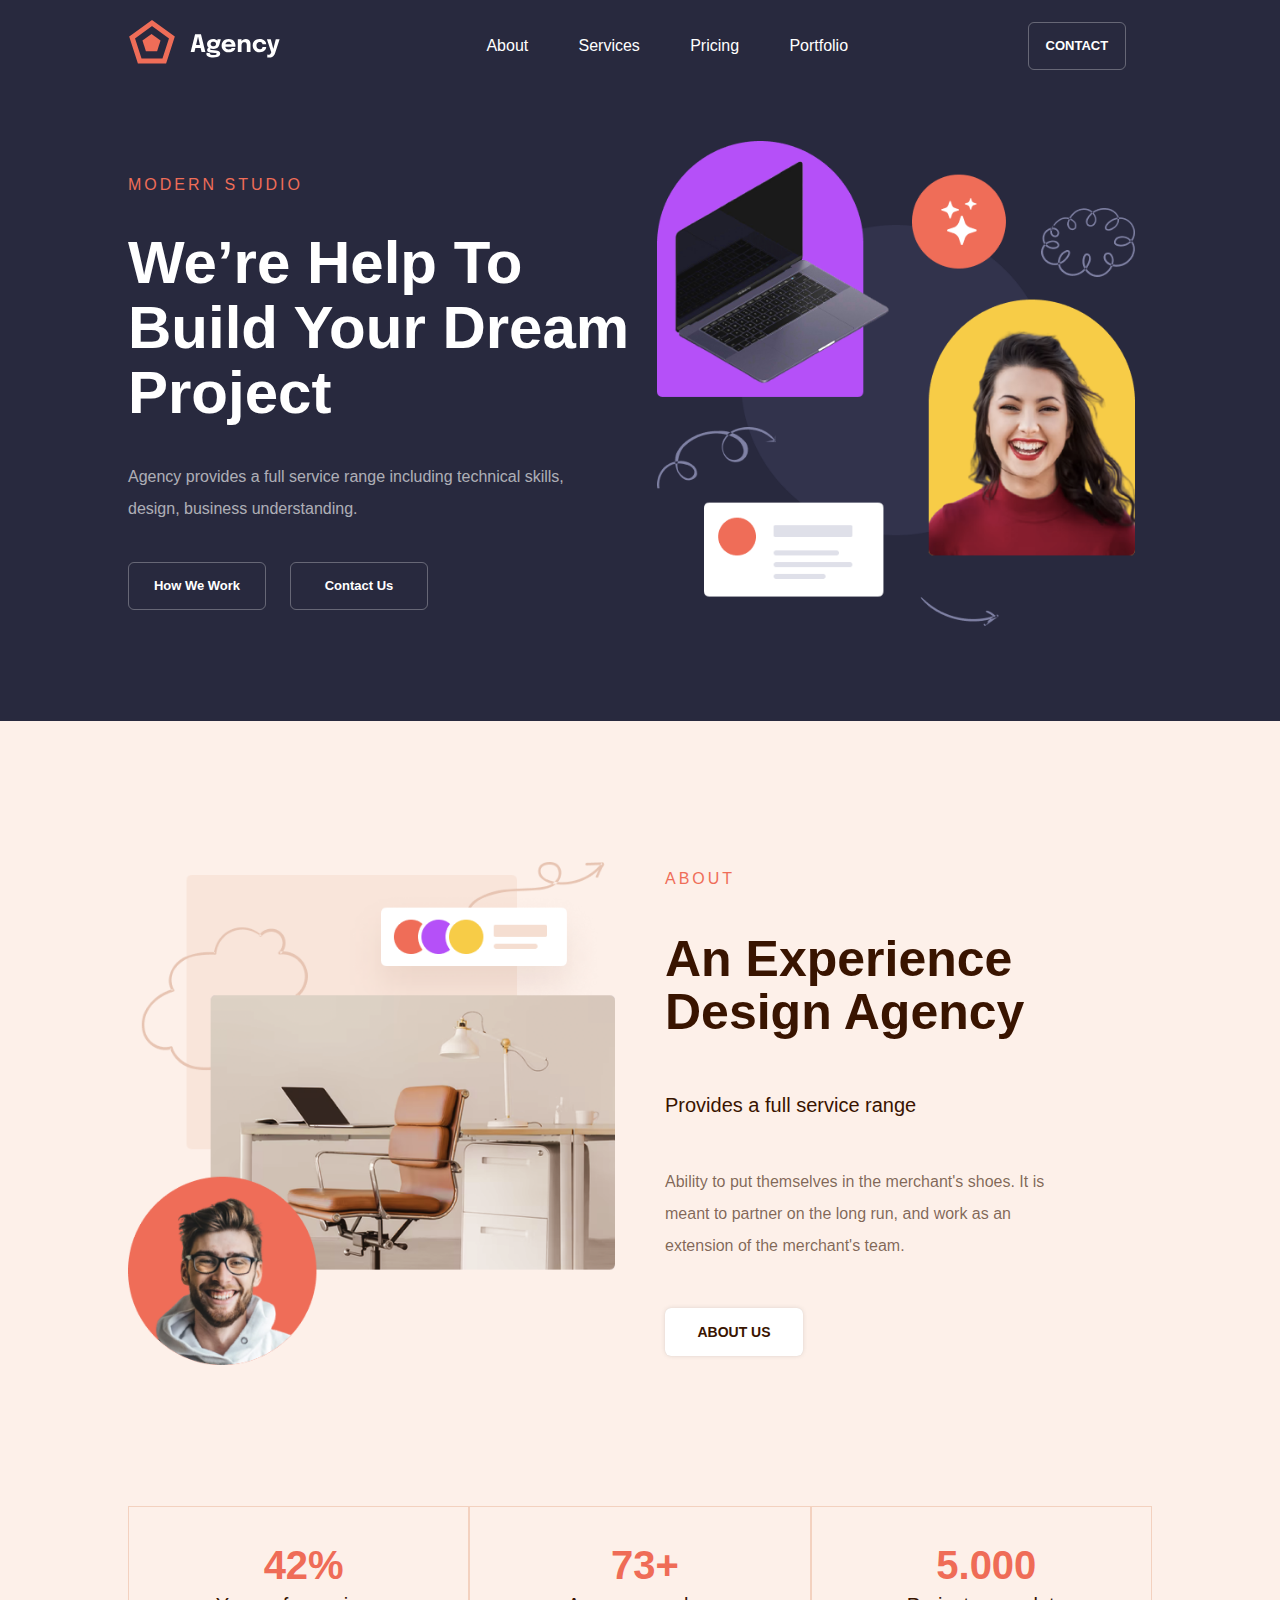
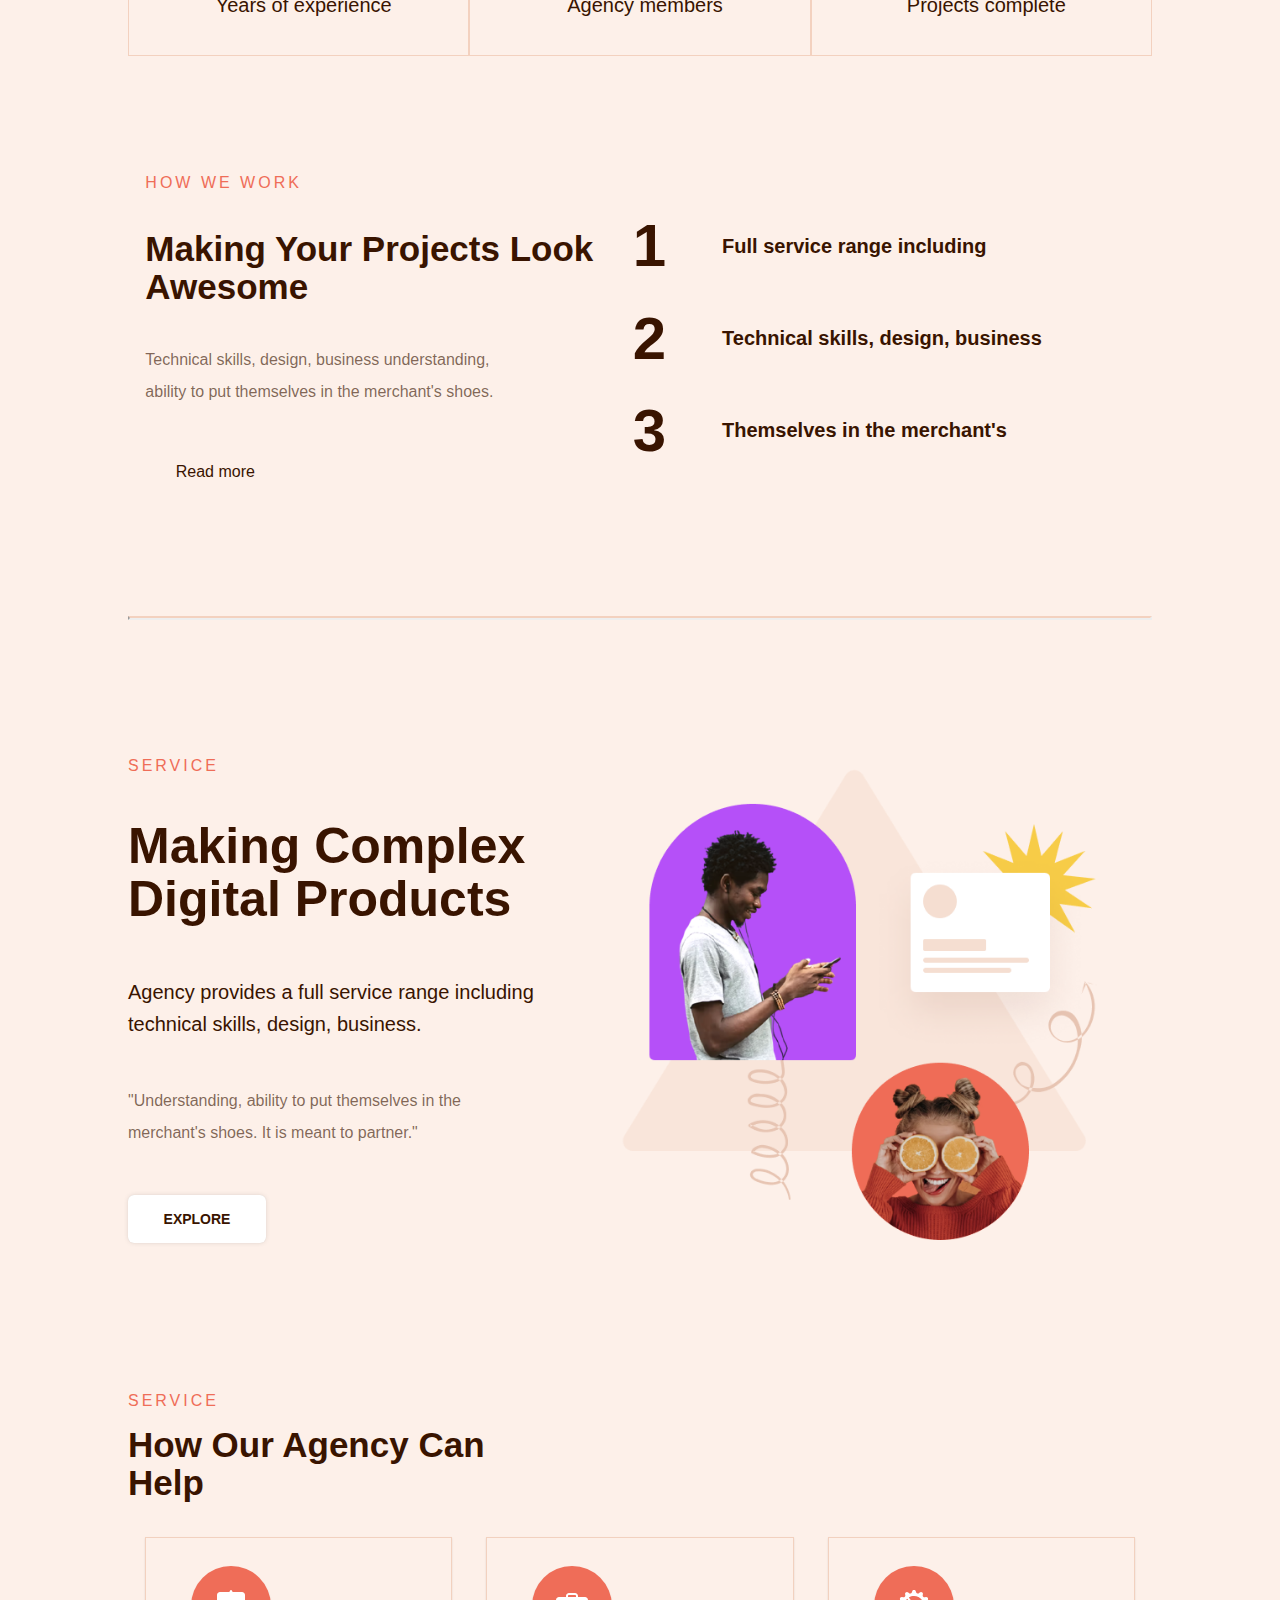
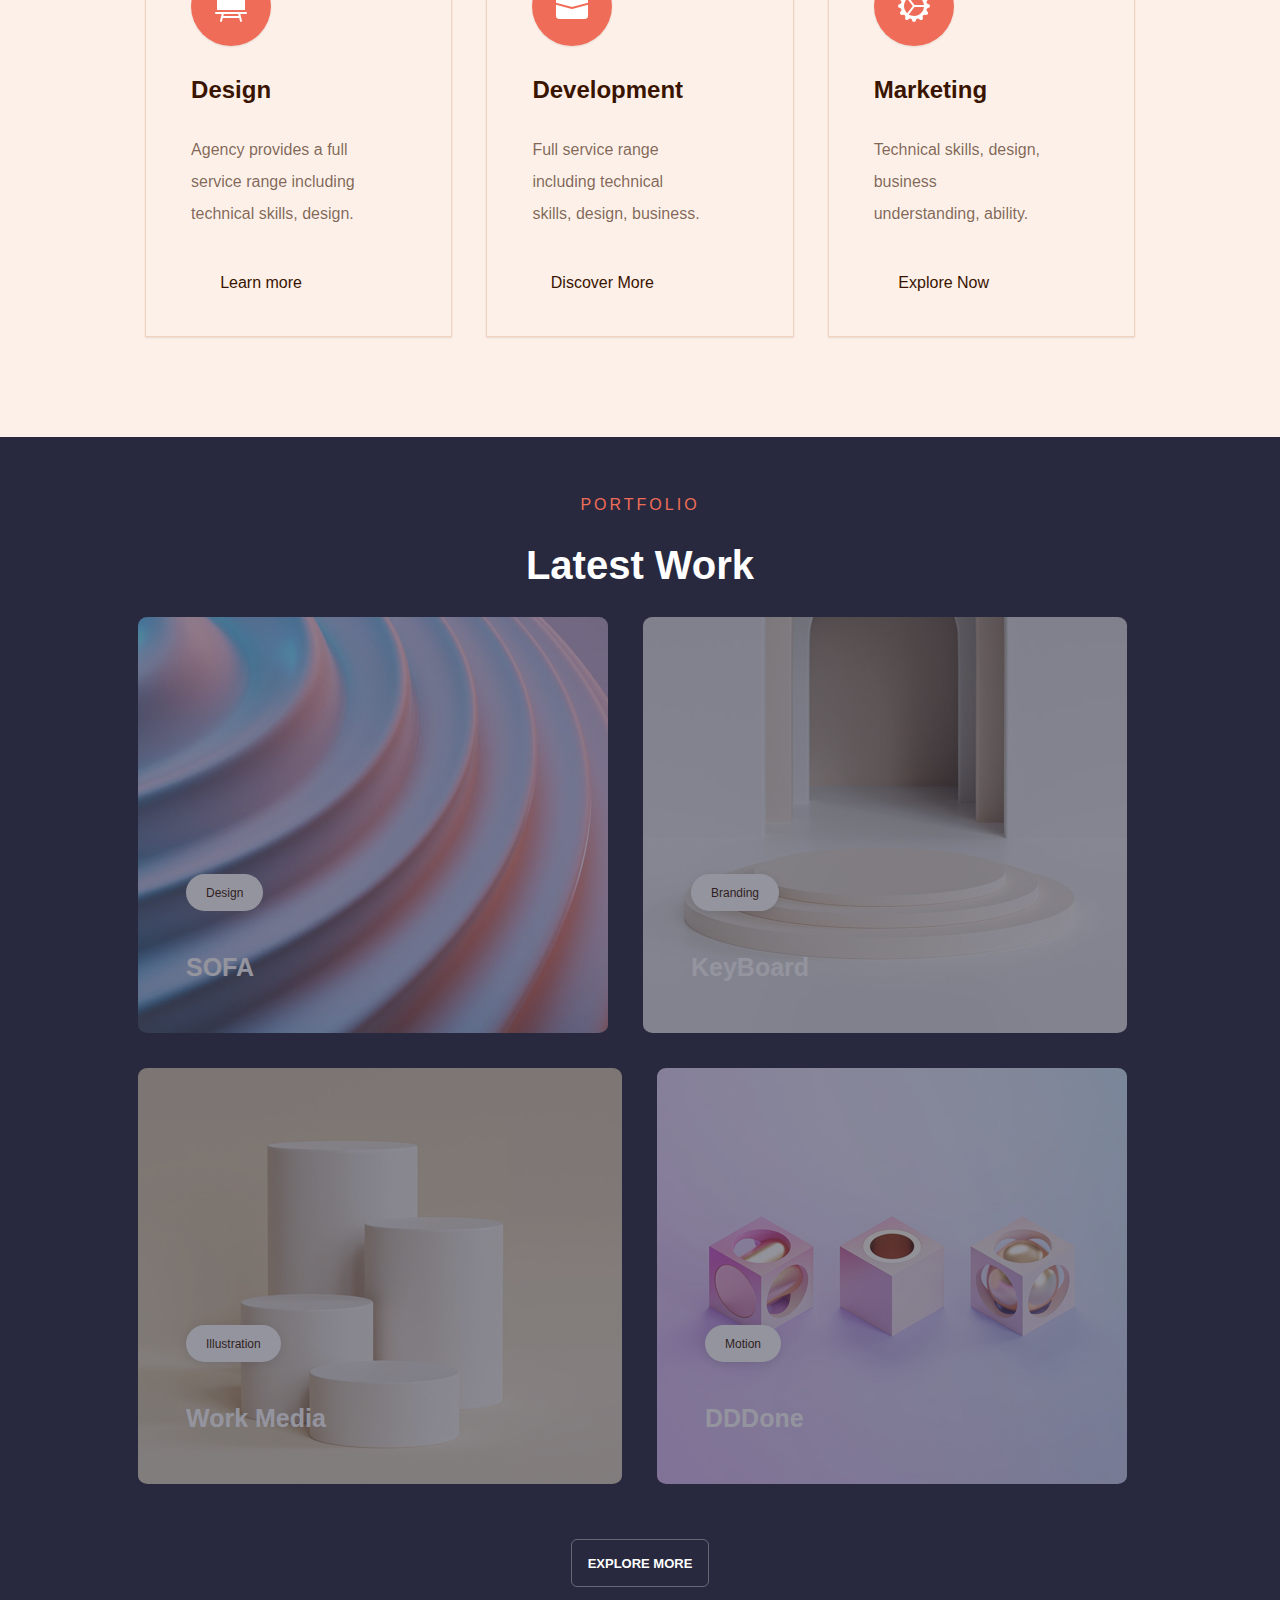
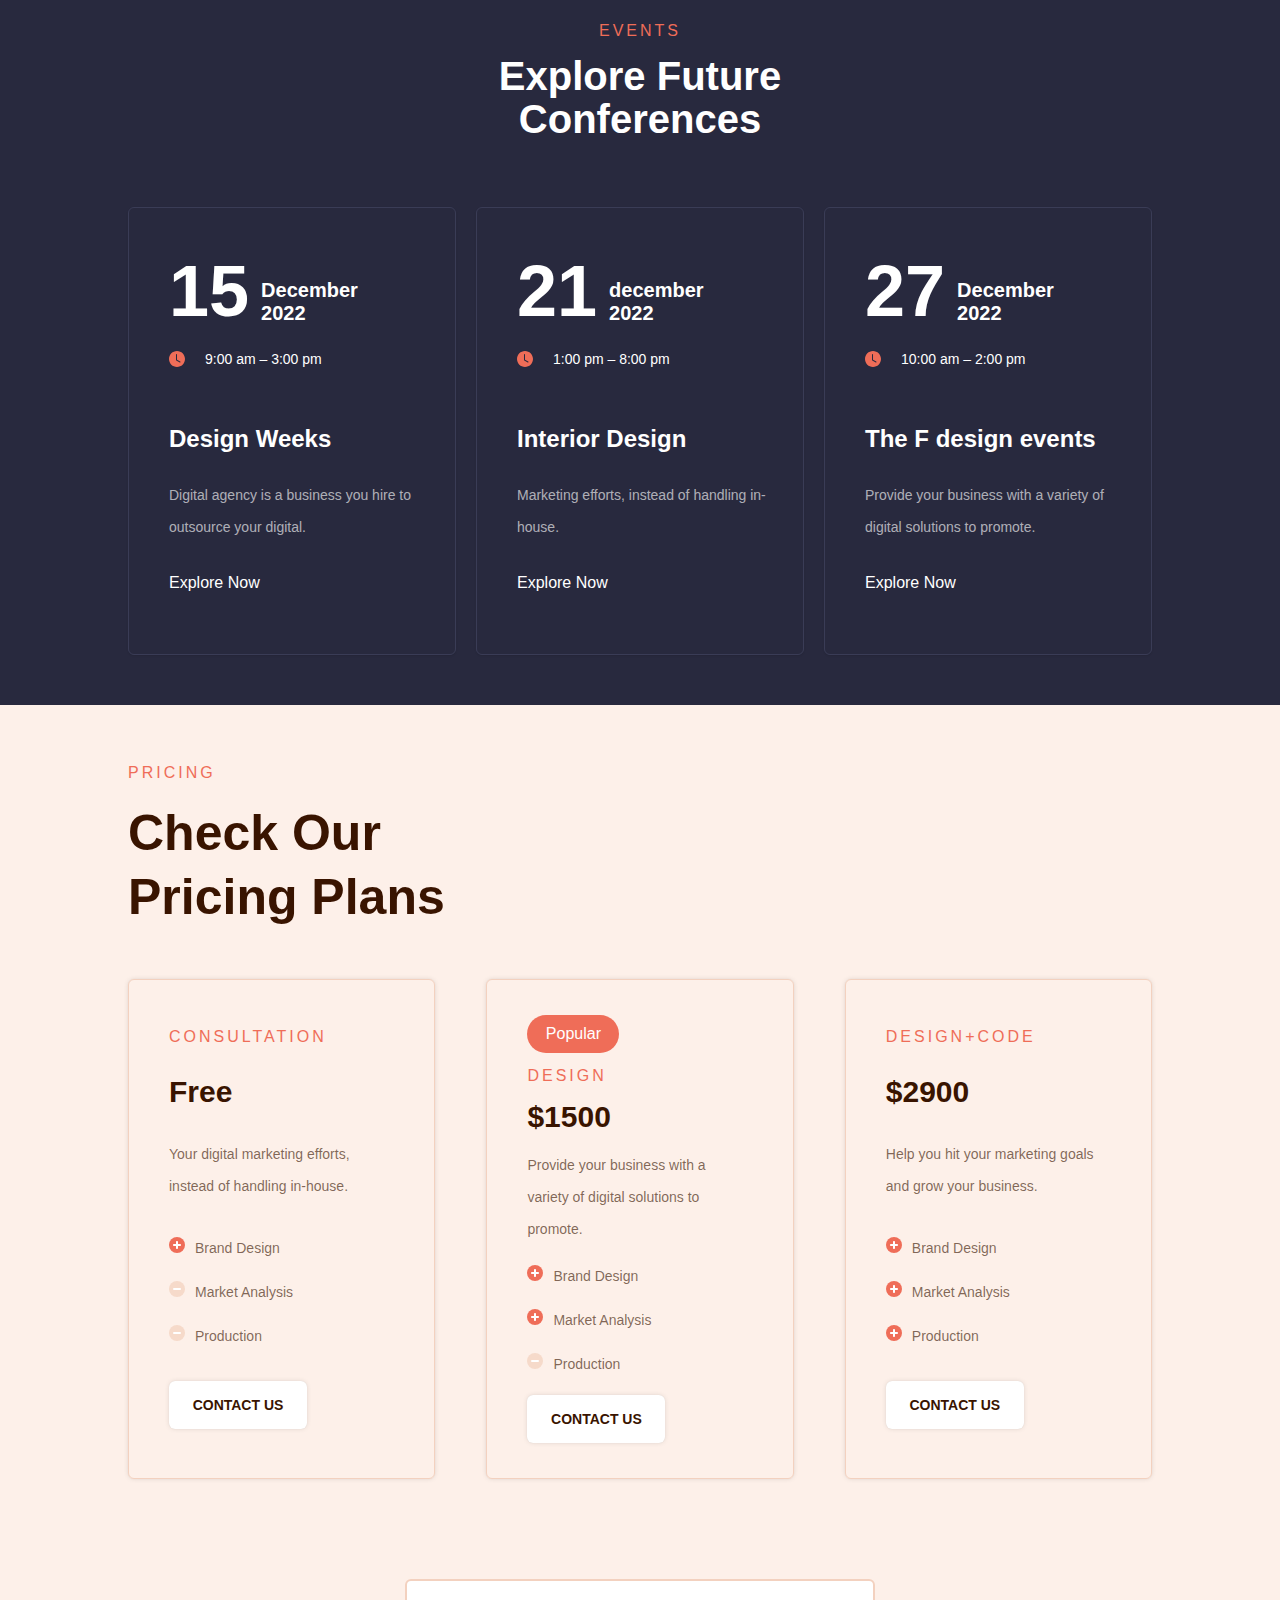
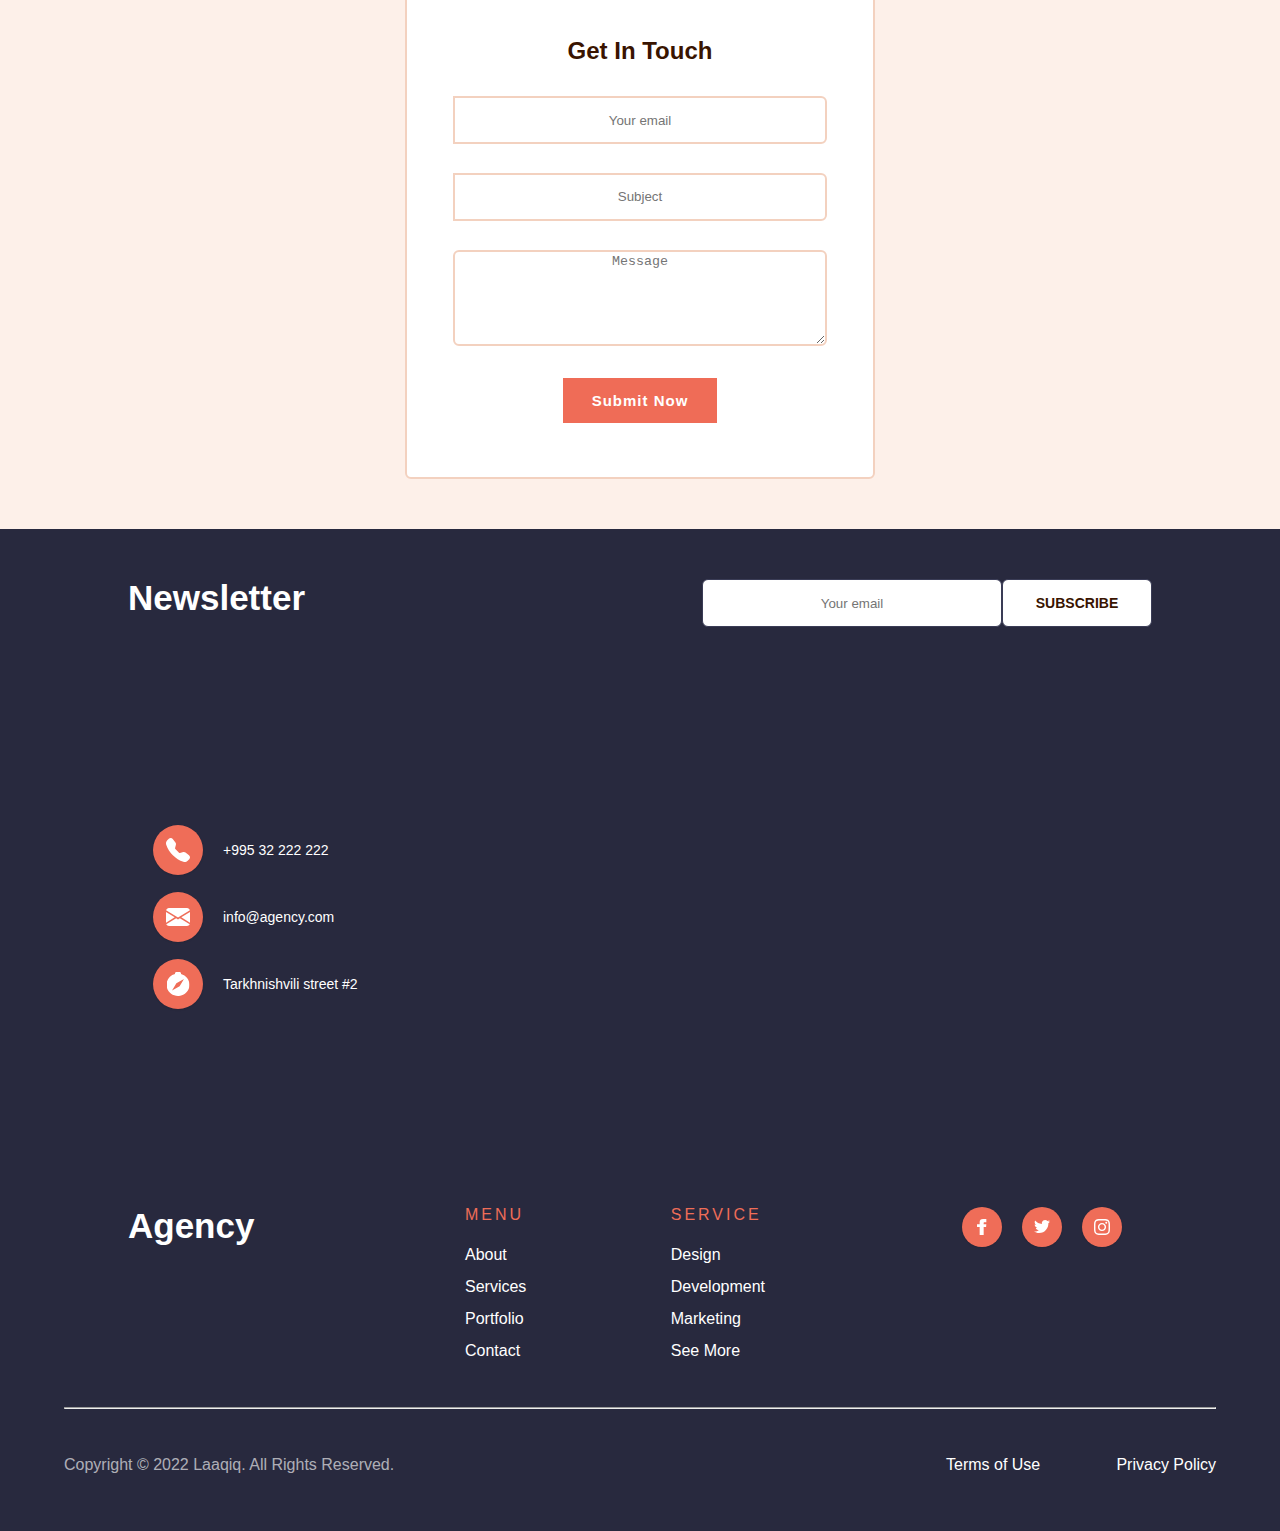
<file: index.html>
<!DOCTYPE html>
<html lang="en">
<head>
    <meta charset="UTF-8">
    <meta http-equiv="X-UA-Compatible" content="IE=edge">
    <meta name="viewport" content="width=device-width, initial-scale=1.0">

    <meta name="description" content="Design Agency Web Design">
    <meta name="keywords" content="Design, Website, Service, Web design, Digital">
    <meta name="author" content="Nino Chekurishvili">

    <meta property="og:title" content="Design Agency"/>
    <meta property="og:type" content="service"/>
    <meta property="og:url" content="https://ninochekurishvili.github.io/Portfolio/"/>
    <meta property="og:image" content="https://github.com/NinoChekurishvili/Portfolio/blob/main/images/4.jpg"/>
    <meta property="og:site_name" content="Design Agency Web Design"/>
    <meta property="og:description" content="Agency provides a full service range including technical skills, design, business understanding"/>

    <title>Design Agency Web Design</title>
    <link rel="shortcut icon" type="image/x-icon" href="images/icons8-a-100.png">
    <link rel="stylesheet" href="https://cdnjs.cloudflare.com/ajax/libs/font-awesome/6.2.0/css/all.min.css">

    <!-- aditional CSS files -->

    <link rel="stylesheet" href="styles/reset.css">
    <link rel="stylesheet" href="styles/style.css">
    <link rel="stylesheet" href="styles/responsive.css">
    <link rel="preconnect" href="https://fonts.googleapis.com">
    
</head>
<body>
    <div class="container" id="myHeader">
        <header class="container-header" >
            <a href="index.html" class="logo">
                <img src="images/logo.svg" alt="logo">
            </a>
            <nav class="navigation">
                <ul class="nav-ul" id="nav-ul">
                    <li class="nav-li">
                        <a href="about.html" >About</a>
                    </li>
                    <li class="nav-li">
                        <a href="service.html">Services</a> </li>
                    <li class="nav-li">
                        <a href="index.html">Pricing</a>
                    </li>
                    <li class="nav-li">
                        <a href="portfolio.html">Portfolio</a>
                    </li>
                </ul>
                <div class="buttom contactUs">
                    <a href="contact.html">
                        CONTACT
                    </a>      
                </div>
                
            </nav>
            <div class="burger" id="burger-bar">
                <i class="fa-solid fa-bars"></i>
            </div>
        </header>
    </div>

    <!-- home section -->
    <section class="homePage-section">
        <div class="home-container">
            <div class="right-container">
                <h5>Modern Studio</h5>
                <h1>We’re Help To Build Your Dream Project</h1>
                <p>Agency provides a full service range including technical skills, design, business understanding.</p>
                <div class="buttom-wraper">
                    <div class="buttom">
                        <a href="#about-work">How We Work</a>
                    </div>
                    <div class="buttom">
                        <a href="#letter-section">Contact Us</a>
                    </div>
                </div>
            </div>
        
            <div class="left-container">
                <!-- <img src="images/pic.png" alt=""> -->
            </div>
        </div>
    </section>

    <!-- about section -->
    <section class="section-about" id="section-about">
        <div class="about-wrapper">
            <div class="left-wrapper-image"></div>
            <div class="right-wrapper">
                <h5>ABOUT</h5>
                <h2>An Experience Design Agency</h2>
                <p class="box-title">Provides a full service range</p>
                <p class="box-text">Ability to put themselves in the merchant's shoes. It is meant to partner on the long run, and work as an extension of the merchant's team.</p>
                <div class="buttom-about">
                    <a href="about.html">ABOUT US</a>
                </div>
            </div>
        </div>
        <div class="statistic-box">
            <div class="statistic-box-child">
                <span>42%</span>
                <p>Years of experience</p>
            </div>
            <div class="statistic-box-child">
                <span>73+</span>
                <p>Agency members</p>
            </div>
            <div class="statistic-box-child">
                <span>5.000</span>
                <p>Projects complete</p>
            </div>

        </div>
        <div class="about-work" id="about-work">
            <div class="about-work-right">
                <h5>HOW WE WORK</h5>
                <h3>Making Your Projects Look Awesome</h3>
                <p class="box-text">Technical skills, design, business understanding, ability to put themselves in the merchant's shoes.</p>
                <div class="read-buttom">
                    <a href="about.html">Read more</a>
                </div>
            </div>
            <div class="about-work-left">
                <div class="about-work-child">
                    <span>1</span>
                    <p>Full service range including</p>
                </div>
                <div class="about-work-child">
                    <span>2</span>
                    <p>Technical skills, design, business</p>
                </div>
                <div class="about-work-child">
                    <span>3</span>
                    <p>Themselves in the merchant's</p>
                </div>
            </div>
            

        </div>
   </section>

   <!-- service section -->
   <section class="section-about" id="section-service">
        <hr class="line">
        <div class="service-wrapper">
            <div class="service-wrapper-left"></div>
            <div class="right-wrapper">
                <h5>SERVICE</h5>
                <h2>Making Complex Digital Products</h2>
                <p class="box-title">Agency provides a full service range including technical skills, design, business.</p>
                <p class="box-text">"Understanding, ability to put themselves in the merchant's shoes. It is meant to partner."</p>
                <div class="buttom-about">
                    <a href="service.html">EXPLORE</a>
                </div>
            </div>
            
        </div>

        <div class="service-table">
            <div class="service-table-top">
                <h5>SERVICE</h5>
                <h3>How Our Agency Can Help</h3>
            </div>

            <div class="service-table-below">
                <div class="table-sheet">
                    <div class="oval">
                        <img src="images/CombinedShape.svg" alt="design">
                    </div>
                    <h4 class="sheet-title">Design</h4>
                    <p class="box-text">Agency provides a full service range including technical skills, design.</p>
                    <div class="read-buttom">
                        <a href="service.html" target="_blank">Learn more</a>
                    </div>
                </div>
                
                <div class="table-sheet">
                    <div class="oval">
                        <img src="images/CombinedShape-dev.svg" alt="development">
                    </div>
                    <h4 class="sheet-title">Development</h4>
                    <p class="box-text">Full service range including technical skills, design, business.</p>
                    <div class="read-buttom">
                        <a href="service.html">Discover More</a>
                    </div>
                </div>
                <div class="table-sheet">
                    <div class="oval">
                        <img src="images/marketing.svg" alt="marketing">
                    </div>
                    <h4 class="sheet-title">Marketing</h4>
                    <p class="box-text">Technical skills, design, business understanding, ability.</p>
                    <div class="read-buttom">
                        <a href="service.html">Explore Now </a>
                    </div>
                </div>

            </div>
        </div>
   </section>

   <!-- portfolio section -->
   <section class="portfolio-section" id="portfolio-section">
    <div class="portfolio-title-wrapper">
        <h5>PORTFOLIO</h5>
        <h2 class="portfolo-title">Latest Work</h2>
    </div>

    <div class="image-wrapper-top">
        <div class="image-top first">
            <div class="tag">
                <a class="tag-text" href="firstProject.html">Design</a>
            </div>
            <p class="image-text">SOFA</p>
        </div>
        <div class="image-below second">
            <div class="tag">
                <a class="tag-text" href="firstProject.html">Branding</a>
            </div>
            <p class="image-text">KeyBoard</p>
        </div>
    </div>
    <div class="image-wrapper-below">
        <div class="image-below third">
            <div class="tag">
                <a class="tag-text" href="firstProject.html">Illustration</a>
            </div>
            <p class="image-text">Work Media</p>
        </div>
        <div class="image-top fourth">
            <div class="tag">
                <a class="tag-text" href="firstProject.html">Motion</a>
            </div>
            <p class="image-text">DDDone</p>
        </div>
    </div>
    <div class="buttom explore">
        <a href="portfolio.html">EXPLORE MORE</a>
    </div>

    <!-- explore future conferences -->
    <div class="portfolio-title-wrapper">
        <h5>EVENTS</h5>
        <h2 class="portfolo-title">Explore Future Conferences</h2>
    </div>

    <div class="conference-wrapper">
        <div class="conference-child">
            <div class="conference-top-box">
                <div class="date">
                    <span>15</span>
                    <p>December 2022</p>
                </div>
                <div class="clock">
                    <img src="images/clock.svg" alt="clock">
                    <p>9:00 am – 3:00 pm</p>
                </div>
            </div>
            <!-- <hr class="box-line"> -->
            <div class="conference-below-box">
                <h4>Design Weeks</h4>
                <p class="table-box-text">Digital agency is a business you hire to outsource your digital.</p>
                <div class="conference-buttom">
                    <a href="index.html">Explore Now</a>
                </div>
            </div>
           
        </div>

        <div class="conference-child middle">
            <div class="conference-top-box">
                <div class="date">
                    <span>21</span>
                    <p>december 2022</p>
                </div>
                <div class="clock">
                    <img src="images/clock.svg" alt="clock">
                    <p>1:00 pm – 8:00 pm</p>
                </div>
            </div>
            <!-- <hr class="box-line"> -->
            <div class="conference-below-box">
                <h4>Interior Design</h4>
                <p class="table-box-text">Marketing efforts, instead of handling in-house.</p>
                <div class="conference-buttom">
                    <a href="index.html">Explore Now</a>
                </div>
            </div>
           
        </div>

        <div class="conference-child">
            <div class="conference-top-box">
                <div class="date">
                    <span>27</span>
                    <p>December 2022</p>
                </div>
                <div class="clock">
                    <img src="images/clock.svg" alt="clock">
                    <p>10:00 am – 2:00 pm</p>
                </div>
            </div>
            <!-- <hr class="box-line"> -->
            <div class="conference-below-box">
                <h4>The F design events</h4>
                <p class="table-box-text">Provide your business with a variety of digital solutions to promote.</p>
                <div class="conference-buttom">
                    <a href="index.html">Explore Now</a>
                    
                </div>
            </div>
        </div>

    </div>



   </section>

   <!-- pricing section -->
   <section class="pricing-section" id="pricing-secion">
    <div class="prising-title-wrapper">
        <h5>PRICING</h5>
        <h2 class="prising-title">Check Our Pricing Plans</h2>
    </div>

    <div class="prising-wrapper">
        <div class="pricing-wrapper-child">
            <h5>CONSULTATION</h5>
            <h4>Free</h4>
            <p class="table-box-text coloring">Your digital marketing efforts, instead of handling in-house.</p>
            <div class="bullet-wrapper">
                <p class="bullet active">Brand Design</p>
                <p class="bullet">Market Analysis</p>
                <p class="bullet">Production</p>

            </div>
            <div class="buttom-about">
                <a href="contact.html">Contact Us</a>
            </div>
        </div>

        <div class="pricing-wrapper-child">
            <div class="popular">
                <p>Popular</p>
            </div>
            <h5>Design</h5>
            <h4>$1500</h4>
            <p class="table-box-text coloring">Provide your business with a variety of digital solutions to promote.</p>
            <div class="bullet-wrapper">
                <p class="bullet active">Brand Design</p>
                <p class="bullet active">Market Analysis</p>
                <p class="bullet">Production</p>

            </div>
            <div class="buttom-about">
                <a href="contact.html">Contact Us</a>
            </div>
        </div>

        <div class="pricing-wrapper-child">
            <h5>Design+Code</h5>
            <h4>$2900</h4>
            <p class="table-box-text coloring">Help you hit your marketing goals and grow your business.</p>
            <div class="bullet-wrapper">
                <p class="bullet active">Brand Design</p>
                <p class="bullet active">Market Analysis</p>
                <p class="bullet active">Production</p>

            </div>
            <div class="buttom-about">
                <a href="contact.html">Contact Us</a>
            </div>
        </div>

    </div>

   </section>

   <!-- valdationform -->

   <section class="contact-form">
    <div class="contact-box">
        <form id="contactWrapper" >
            <h3 class="cotactTitle">Get In Touch</h3>
            <div class="email-wrapper">
              <input type="email" name="email" id="email" placeholder="Your email"/>
              <span class="error-text" id="error_email"></span>
            </div>
            
            <div class="subject-wrapper">
              <input type="text" name="subject" id="subject" placeholder="Subject"/>
              <span class="error-text" id="error_subject"></span>
            </div>
            <div class="message-wrapper">
              <textarea rows="8" name="messagebox" id="messageBox" placeholder="Message" ></textarea>
              <span class="error-text" id="error_messageBox"></span>
            </div>
            <button class="submit-button" type="submit">Submit Now</button>
        </form>
    </div>
 
</section>

   <!-- newsletter section -->

   <section class="letter-section" id="letter-section">
        <div class="letter-wrapper">
            <h3>Newsletter</h3>
            <form name="form1" action="#">
                <div class="email-box">
                    <input id="emailAddress" type="text" multiple placeholder="Your email" name="text1"/>
                    <input id="subscribe-buttom" type="submit" value="subscribe" onclick="ValidateEmail(document.form1.text1)" />
                </div>
            </form>
        </div>

        <div class="contact-wraper">
            <div class="contact-container">
                <div class="contact-wraper-child">
                    <div class="contact-image">
                        <img src="images/Path.svg" alt="path">
                    </div>
                <!-- <span class="contact-type">phone:</span> -->
                    <a href="tel:+995 32 222 222">+995 32 222 222</a>
                </div>
                <div class="contact-wraper-child" >
                    <div class="contact-image">
                        <img src="images/mail.svg" alt="email">
                    </div>
                <!-- <span class="contact-type">EMail:</span> -->
                    <a href="mailto:mail@gmail.com?subject=The%20subject%20of%20the%20mail">info@agency.com</a>
                </div>
                <div class="contact-wraper-child">
                    <div class="contact-image">
                        <img src="images/Shape.svg" alt="shape">
                    </div>
                <!-- <span class="contact-type">Address:</span> -->
                    <a href="https://www.google.com/maps/place/%E1%83%95%E1%83%94%E1%83%A0%E1%83%94+%E1%83%91%E1%83%98%E1%83%96%E1%83%9C%E1%83%94%E1%83%A1+%E1%83%AA%E1%83%94%E1%83%9C%E1%83%A2%E1%83%A0%E1%83%98/@41.7070539,44.7816724,17z/data=!4m10!1m2!2m1!1z4YOY4YOVIOGDl-GDkOGDoOGDruGDnOGDmOGDqOGDleGDmOGDmuGDmOGDoSAy!3m6!1s0x40440de60197312b:0x2f614cfc61c12159!8m2!3d41.7072339!4d44.7838168!15sCi3hg5jhg5Ug4YOX4YOQ4YOg4YOu4YOc4YOY4YOo4YOV4YOY4YOa4YOY4YOhIDKSARBjb3Jwb3JhdGVfb2ZmaWNl4AEA!16s%2Fg%2F11h5w4gvf8" target="_blank">Tarkhnishvili street #2</a>
                </div>
            </div> 

            <iframe class="map" src="https://www.google.com/maps/embed?pb=!1m18!1m12!1m3!1d2978.623912195503!2d44.78167236530026!3d41.707053929236174!2m3!1f0!2f0!3f0!3m2!1i1024!2i768!4f13.1!3m3!1m2!1s0x40440de60197312b%3A0x2f614cfc61c12159!2z4YOV4YOU4YOg4YOUIOGDkeGDmOGDluGDnOGDlOGDoSDhg6rhg5Thg5zhg6Lhg6Dhg5g!5e0!3m2!1ska!2sge!4v1669748187550!5m2!1ska!2sge" width="600" height="450" style="border:0;" allowfullscreen="" loading="lazy" referrerpolicy="no-referrer-when-downgrade"></iframe> 
        </div> 

    </section>
   
    <!-- Footer section -->
    <footer class="footer-section">
        <div class="footer-wrapper">
            <h3 class="footer-title">Agency</h3>
            <div class="column-wrapper">
                <div class="footer-column">
                    <h5>menu</h5>
                    <ul>
                        <li>
                            <a href="about.html">About</a>
                        </li>
                        <li>
                            <a href="service.html">Services</a>
                        </li>
                        <li>
                            <a href="portfolio.html">Portfolio</a>
                        </li>
                        <li>
                            <a href="contact.html">Contact</a>
                        </li>
                    </ul>
                </div>
            
                <div class="footer-column">
                    <h5>Service</h5>
                    <ul>
                        <li>
                            <a href="index.html">Design</a>
                        </li>
                        <li>
                            <a href="index.html">Development</a>
                        </li>
                        <li>
                            <a href="index.html">Marketing</a>
                        </li>
                        <li>
                            <a href="index.html">See More</a>
                        </li>
                    </ul>
                </div>
            </div>
        
            <div class="icon-wrapper">
                <a class="icon" href="https://www.facebook.com/" target="_blank">
                    <img src="images/facebook.svg" alt="facebook">
                </a>
                <a class="icon" href="https://twitter.com/" target="_blank">
                    <img src="images/twitter.svg" alt="twitter">
                </a>
                <a class="icon" href="https://www.instagram.com/" target="_blank" >
                    <img src="images/instagram.svg" alt="instagram">
                </a>
            </div>
                
        </div>
    
        <hr>
        <div class="copyright-wrapper">
            <span>Copyright © 2022 Laaqiq. All Rights Reserved.</span>
            <div class="copyright-child">
                <span>Terms of Use</span>
                <span>Privacy Policy</span>
    
            </div>
        </div>  
    </footer>

    <script src="scriptValidation.js"></script> 
</body>
</html>
</file>
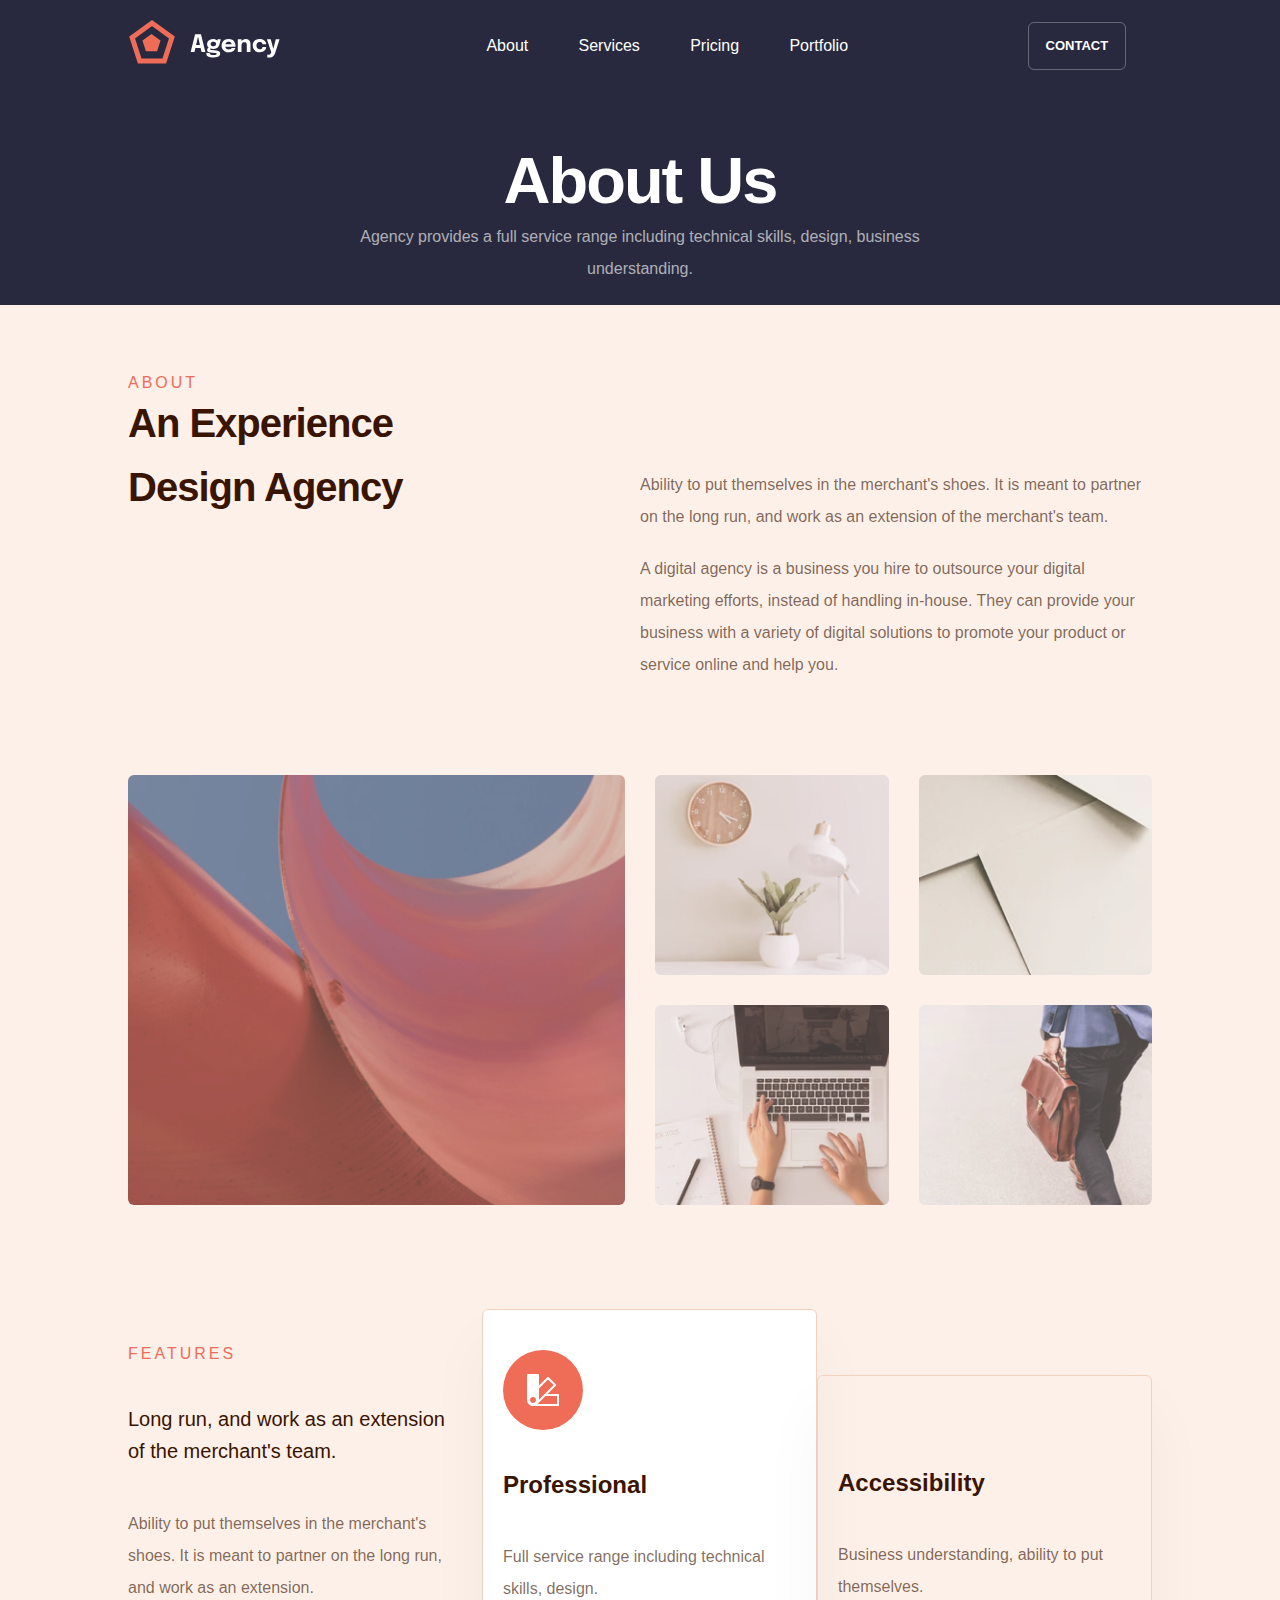
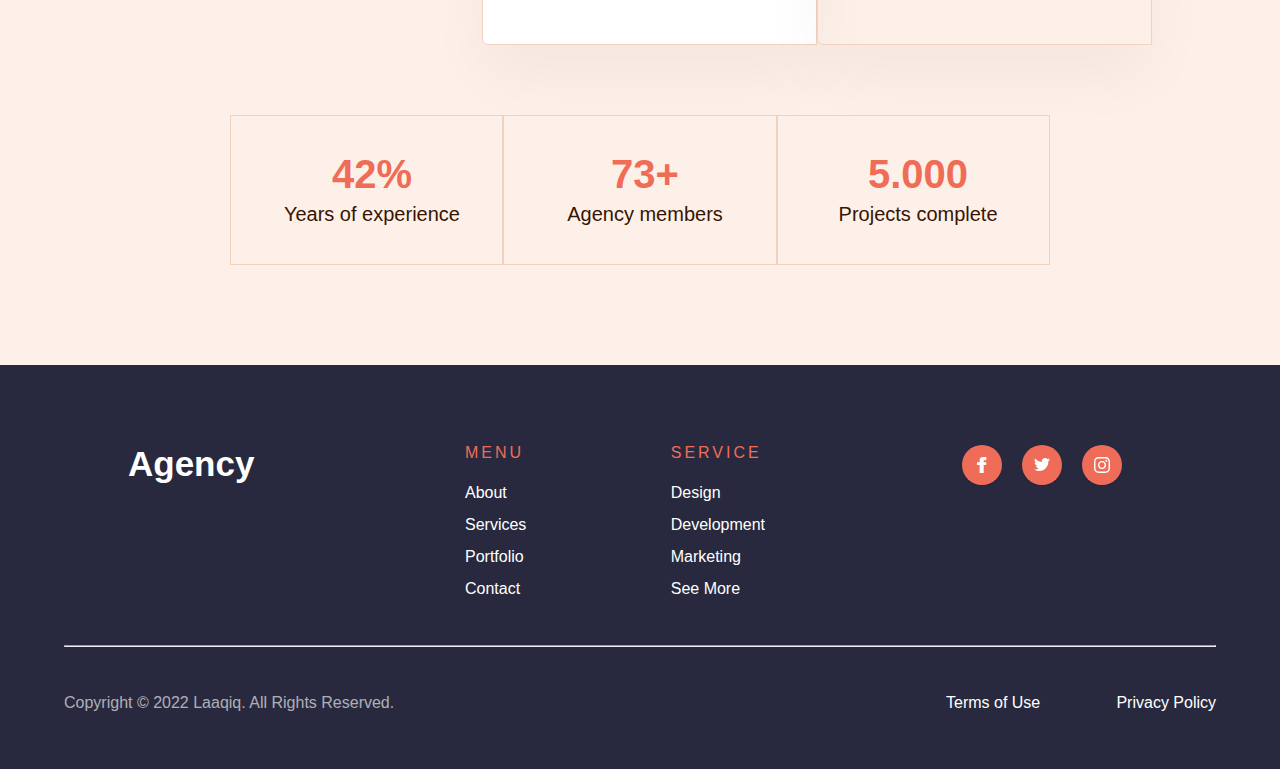
<file: about.html>
<!DOCTYPE html>
<html lang="en">
<head>
    <meta charset="UTF-8">
    <meta http-equiv="X-UA-Compatible" content="IE=edge">
    <meta name="viewport" content="width=device-width, initial-scale=1.0">

    <meta name="description" content="Design Agency Web Design">
    <meta name="keywords" content="Design, Website, Service, Web design, Digital">
    <meta name="author" content="Nino Chekurishvili">

    <meta property="og:title" content="Design Agency"/>
    <meta property="og:type" content="service"/>
    <meta property="og:url" content="https://ninochekurishvili.github.io/Portfolio/"/>
    <meta property="og:image" content="https://github.com/NinoChekurishvili/Portfolio/blob/main/images/4.jpg"/>
    <meta property="og:site_name" content="Design Agency Web Design"/>
    <meta property="og:description" content="Agency provides a full service range including technical skills, design, business understanding"/>

    <title>Design Agency Web Design</title>
    <link rel="shortcut icon" type="image/x-icon" href="images/icons8-a-100.png">
    <link rel="stylesheet" href="https://cdnjs.cloudflare.com/ajax/libs/font-awesome/6.2.0/css/all.min.css">
    <script src="https://ajax.googleapis.com/ajax/libs/jquery/2.1.1/jquery.min.js"></script>

    <!-- aditional CSS files -->

    <link rel="stylesheet" href="styles/reset.css">
    <link rel="stylesheet" href="styles/style.css">
    <link rel="stylesheet" href="styles/responsive.css">
    <link rel="preconnect" href="https://fonts.googleapis.com">
    
</head>
<body>
    <div class="container" id="myHeader">
        <header class="container-header">
            <a href="index.html" class="logo">
                <img src="images/logo.svg" alt="logo">
            </a>
            <nav class="navigation">
                <ul class="nav-ul" id="nav-ul">
                    <li class="nav-li">
                        <a href="about.html" >About</a>
                    </li>
                    <li class="nav-li">
                        <a href="service.html">Services</a> </li>
                    <li class="nav-li">
                        <a href="index.html">Pricing</a>
                    </li>
                    <li class="nav-li">
                        <a href="portfolio.html">Portfolio</a>
                    </li>
                </ul>
                <div class="buttom contactUs">
                    <a href="contact.html">
                        CONTACT
                    </a>      
                </div>
                
            </nav>
            <div class="burger" id="burger-bar">
                <i class="fa-solid fa-bars"></i>
            </div>
        </header>
    </div>
    <div class="header-wrapper">
        <h1>About Us</h1>
        <p>Agency provides a full service range including technical skills, design, business understanding.</p>
    </div>

    <!-- An Experience Design Agency section -->
    <section class="agency-container">
        <div class="agency-wrapper">
            <div class="agency-wrapper-left">
                <h5>About</h5>
                <h2>An Experience Design Agency</h2>
            </div>
            <div class="agency-wrapper-right">
                <p>Ability to put themselves in the merchant's shoes. It is meant to partner on the long run, and work as an extension of the merchant's team.</p>
                <p>A digital agency is a business you hire to outsource your digital marketing efforts, instead of handling in-house. They can provide your business with a variety of digital solutions to promote your product or service online and help you.</p>

            </div>
                
        </div>
    </section>
    <!-- image section -->
    <section class="photos-section">
        <div class="photos-wrapper">
            <div class="photos-wrapper-left">
            </div>
            <div class="photos-wrapper-right">
                <div class="photos-wrapper-top">
                    <div class="photo one"></div>
                    <div class="photo two"></div>
                </div>
                <div class="photos-wrapper-below">
                    <div class="photo three"></div>
                    <div class="photo four"></div>
                </div>
                
            </div>
        </div>
        
    </section>

    <section class="feature-container">
        <div class="feature-wrapper">
            <div class="feature-text-box">
                <h5>Features</h5>
                <h4>Long run, and work as an extension of the merchant's team.</h4>
                <p class="feature-text">Ability to put themselves in the merchant's shoes. It is meant to partner on the long run, and work as an extension.</p> 
            </div>
            <div class="feature-box">
                <div class="first-box">
                    <div class="circle">
                        <img src="images/Combined Shape.svg" alt="shape">
                    </div>
                    <h3 class="circle-title">Professional</h3>
                    <p class="feature-text">Full service range including technical skills, design.</p>
                </div>
                <div class="second-box">
                    <h3 class="circle-title">Accessibility</h3>
                    <p class="feature-text">Business understanding, ability to put themselves.</p>

                </div>
            </div>
            
        </div>
        <div class="stat-box">
            <div class="statistic-box">
                <div class="statistic-box-child">
                    <span>42%</span>
                    <p>Years of experience</p>
                </div>
                <div class="statistic-box-child">
                    <span>73+</span>
                    <p>Agency members</p>
                </div>
                <div class="statistic-box-child">
                    <span>5.000</span>
                    <p>Projects complete</p>
                </div>
        </div>

    </section>

    

    <footer class="footer-section">
        <div class="footer-wrapper">
            <h3 class="footer-title">Agency</h3>
            <div class="column-wrapper">
                <div class="footer-column">
                    <h5>menu</h5>
                    <ul>
                        <li>
                            <a href="about.html">About</a>
                        </li>
                        <li>
                            <a href="service.html">Services</a>
                        </li>
                        <li>
                            <a href="portfolio.html">Portfolio</a>
                        </li>
                        <li>
                            <a href="contact.html">Contact</a>
                        </li>
                    </ul>
                </div>
            
                <div class="footer-column">
                    <h5>Service</h5>
                    <ul>
                        <li>
                            <a href="index.html">Design</a>
                        </li>
                        <li>
                            <a href="index.html">Development</a>
                        </li>
                        <li>
                            <a href="index.html">Marketing</a>
                        </li>
                        <li>
                            <a href="index.html">See More</a>
                        </li>
                    </ul>
                </div>
            </div>
        
            <div class="icon-wrapper">
                <a class="icon" href="https://www.facebook.com/" target="_blank">
                    <img src="images/facebook.svg" alt="facebook">
                </a>
                <a class="icon" href="https://twitter.com/" target="_blank">
                    <img src="images/twitter.svg" alt="twitter">
                </a>
                <a class="icon" href="https://www.instagram.com/" target="_blank" >
                    <img src="images/instagram.svg" alt="instagram">
                </a>
            </div>
                
        </div>
    
        <hr>
        <div class="copyright-wrapper">
            <span>Copyright © 2022 Laaqiq. All Rights Reserved.</span>
            <div class="copyright-child">
                <span>Terms of Use</span>
                <span>Privacy Policy</span>
    
            </div>
        </div>  
    </footer>

    <script src="script.js"></script>
</body>
</html>
</file>
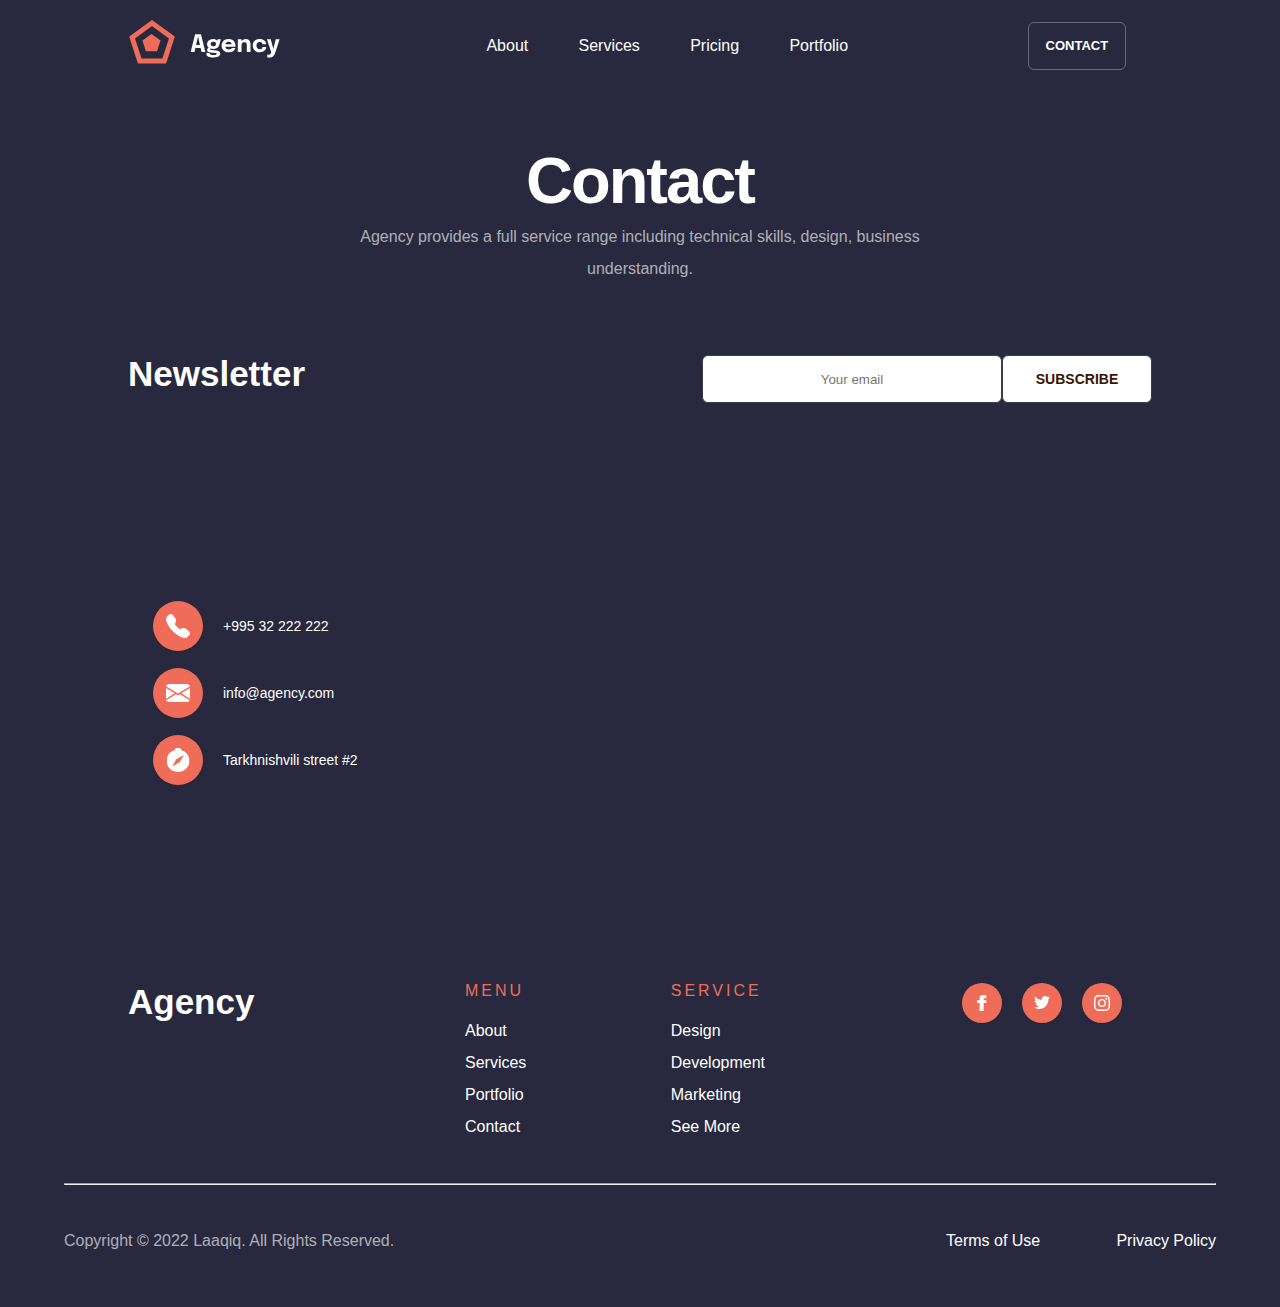
<file: contact.html>
<!DOCTYPE html>
<html lang="en">
<head>
    <meta charset="UTF-8">
    <meta http-equiv="X-UA-Compatible" content="IE=edge">
    <meta name="viewport" content="width=device-width, initial-scale=1.0">

    <meta name="description" content="Design Agency Web Design">
    <meta name="keywords" content="Design, Website, Service, Web design, Digital">
    <meta name="author" content="Nino Chekurishvili">

    <meta property="og:title" content="Design Agency"/>
    <meta property="og:type" content="service"/>
    <meta property="og:url" content="https://ninochekurishvili.github.io/Portfolio/"/>
    <meta property="og:image" content="https://github.com/NinoChekurishvili/Portfolio/blob/main/images/4.jpg"/>
    <meta property="og:site_name" content="Design Agency Web Design"/>
    <meta property="og:description" content="Agency provides a full service range including technical skills, design, business understanding"/>

    <title>Design Agency Web Design</title>
    <link rel="shortcut icon" type="image/x-icon" href="images/icons8-a-100.png">
    <link rel="stylesheet" href="https://cdnjs.cloudflare.com/ajax/libs/font-awesome/6.2.0/css/all.min.css">

    <!-- aditional CSS files -->

    <link rel="stylesheet" href="styles/reset.css">
    <link rel="stylesheet" href="styles/style.css">
    <link rel="stylesheet" href="styles/responsive.css">
    <link rel="preconnect" href="https://fonts.googleapis.com">
    
</head>
<body>
    <div class="container"  id="myHeader">
        <header class="container-header">
            <a href="index.html" class="logo">
                <img src="images/logo.svg" alt="logo">
            </a>
            <nav class="navigation">
                <ul class="nav-ul" id="nav-ul">
                    <li class="nav-li">
                        <a href="about.html" >About</a>
                    </li>
                    <li class="nav-li">
                        <a href="service.html">Services</a> </li>
                    <li class="nav-li">
                        <a href="index.html">Pricing</a>
                    </li>
                    <li class="nav-li">
                        <a href="portfolio.html">Portfolio</a>
                    </li>
                </ul>
                <div class="buttom contactUs">
                    <a href="contact.html">
                        CONTACT
                    </a>      
                </div>
                
            </nav>
            <div class="burger" id="burger-bar">
                <i class="fa-solid fa-bars"></i>
            </div>
        </header>
    </div>
    <div class="header-wrapper">
        <h1>Contact</h1>
        <p>Agency provides a full service range including technical skills, design, business understanding.</p>
    </div>

    <section class="letter-section" id="letter-section">
        <div class="letter-wrapper">
            <h3>Newsletter</h3>
            <div class="email-box">
                <input id="emailAddress" type="email" multiple placeholder="Your email"/>
                <input id="subscribe-buttom" type="submit" value="Subscribe"/>
            </div>
        </div>

        <div class="contact-wraper">
            <div class="contact-container">
                <div class="contact-wraper-child">
                    <div class="contact-image">
                        <img src="images/Path.svg" alt="path">
                    </div>
                <!-- <span class="contact-type">phone:</span> -->
                    <a href="tel:+995 32 222 222">+995 32 222 222</a>
                </div>
                <div class="contact-wraper-child" >
                    <div class="contact-image">
                        <img src="images/mail.svg" alt="email">
                    </div>
                <!-- <span class="contact-type">EMail:</span> -->
                    <a href="mailto:mail@gmail.com?subject=The%20subject%20of%20the%20mail">info@agency.com</a>
                </div>
                <div class="contact-wraper-child">
                    <div class="contact-image">
                        <img src="images/Shape.svg" alt="shape">
                    </div>
                <!-- <span class="contact-type">Address:</span> -->
                    <a href="https://www.google.com/maps/place/%E1%83%95%E1%83%94%E1%83%A0%E1%83%94+%E1%83%91%E1%83%98%E1%83%96%E1%83%9C%E1%83%94%E1%83%A1+%E1%83%AA%E1%83%94%E1%83%9C%E1%83%A2%E1%83%A0%E1%83%98/@41.7070539,44.7816724,17z/data=!4m10!1m2!2m1!1z4YOY4YOVIOGDl-GDkOGDoOGDruGDnOGDmOGDqOGDleGDmOGDmuGDmOGDoSAy!3m6!1s0x40440de60197312b:0x2f614cfc61c12159!8m2!3d41.7072339!4d44.7838168!15sCi3hg5jhg5Ug4YOX4YOQ4YOg4YOu4YOc4YOY4YOo4YOV4YOY4YOa4YOY4YOhIDKSARBjb3Jwb3JhdGVfb2ZmaWNl4AEA!16s%2Fg%2F11h5w4gvf8" target="_blank">Tarkhnishvili street #2</a>
                </div>
            </div> 

            <iframe class="map" src="https://www.google.com/maps/embed?pb=!1m18!1m12!1m3!1d2978.623912195503!2d44.78167236530026!3d41.707053929236174!2m3!1f0!2f0!3f0!3m2!1i1024!2i768!4f13.1!3m3!1m2!1s0x40440de60197312b%3A0x2f614cfc61c12159!2z4YOV4YOU4YOg4YOUIOGDkeGDmOGDluGDnOGDlOGDoSDhg6rhg5Thg5zhg6Lhg6Dhg5g!5e0!3m2!1ska!2sge!4v1669748187550!5m2!1ska!2sge" width="600" height="450" style="border:0;" allowfullscreen="" loading="lazy" referrerpolicy="no-referrer-when-downgrade"></iframe> 
        </div>    
    </section>
    <!-- Footer section -->
    <footer class="footer-section">
        <div class="footer-wrapper">
            <h3 class="footer-title">Agency</h3>
            <div class="column-wrapper">
                <div class="footer-column">
                    <h5>menu</h5>
                    <ul>
                        <li>
                            <a href="about.html">About</a>
                        </li>
                        <li>
                            <a href="service.html">Services</a>
                        </li>
                        <li>
                            <a href="portfolio.html">Portfolio</a>
                        </li>
                        <li>
                            <a href="contact.html">Contact</a>
                        </li>
                    </ul>
                </div>
            
                <div class="footer-column">
                    <h5>Service</h5>
                    <ul>
                        <li>
                            <a href="index.html">Design</a>
                        </li>
                        <li>
                            <a href="index.html">Development</a>
                        </li>
                        <li>
                            <a href="index.html">Marketing</a>
                        </li>
                        <li>
                            <a href="index.html">See More</a>
                        </li>
                    </ul>
                </div>
            </div>
        
            <div class="icon-wrapper">
                <a class="icon" href="https://www.facebook.com/" target="_blank">
                    <img src="images/facebook.svg" alt="facebook">
                </a>
                <a class="icon" href="https://twitter.com/" target="_blank">
                    <img src="images/twitter.svg" alt="twitter">
                </a>
                <a class="icon" href="https://www.instagram.com/" target="_blank" >
                    <img src="images/instagram.svg" alt="instagram">
                </a>
            </div>
                
        </div>
    
        <hr>
        <div class="copyright-wrapper">
            <span>Copyright © 2022 Laaqiq. All Rights Reserved.</span>
            <div class="copyright-child">
                <span>Terms of Use</span>
                <span>Privacy Policy</span>
    
            </div>
        </div>  
    </footer>

    <script src="script.js"></script> 
</body>
</html>
</file>
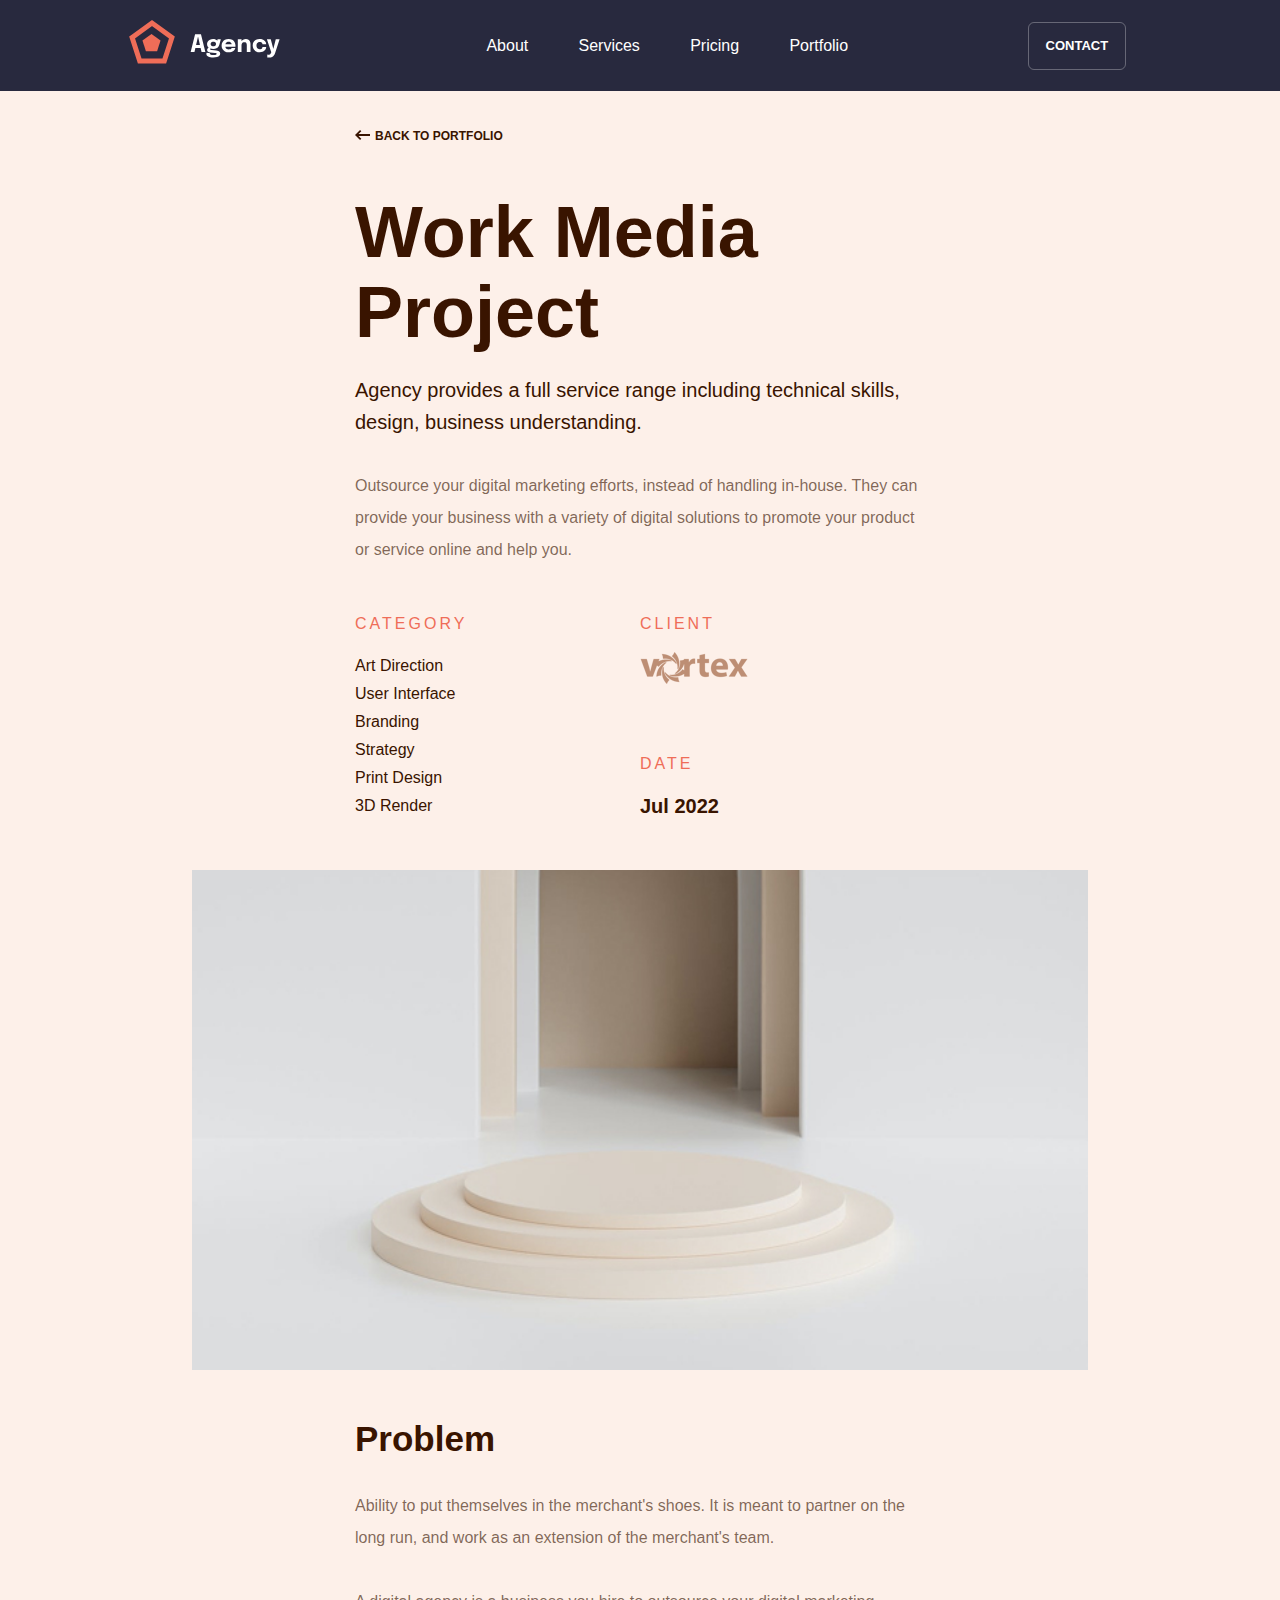
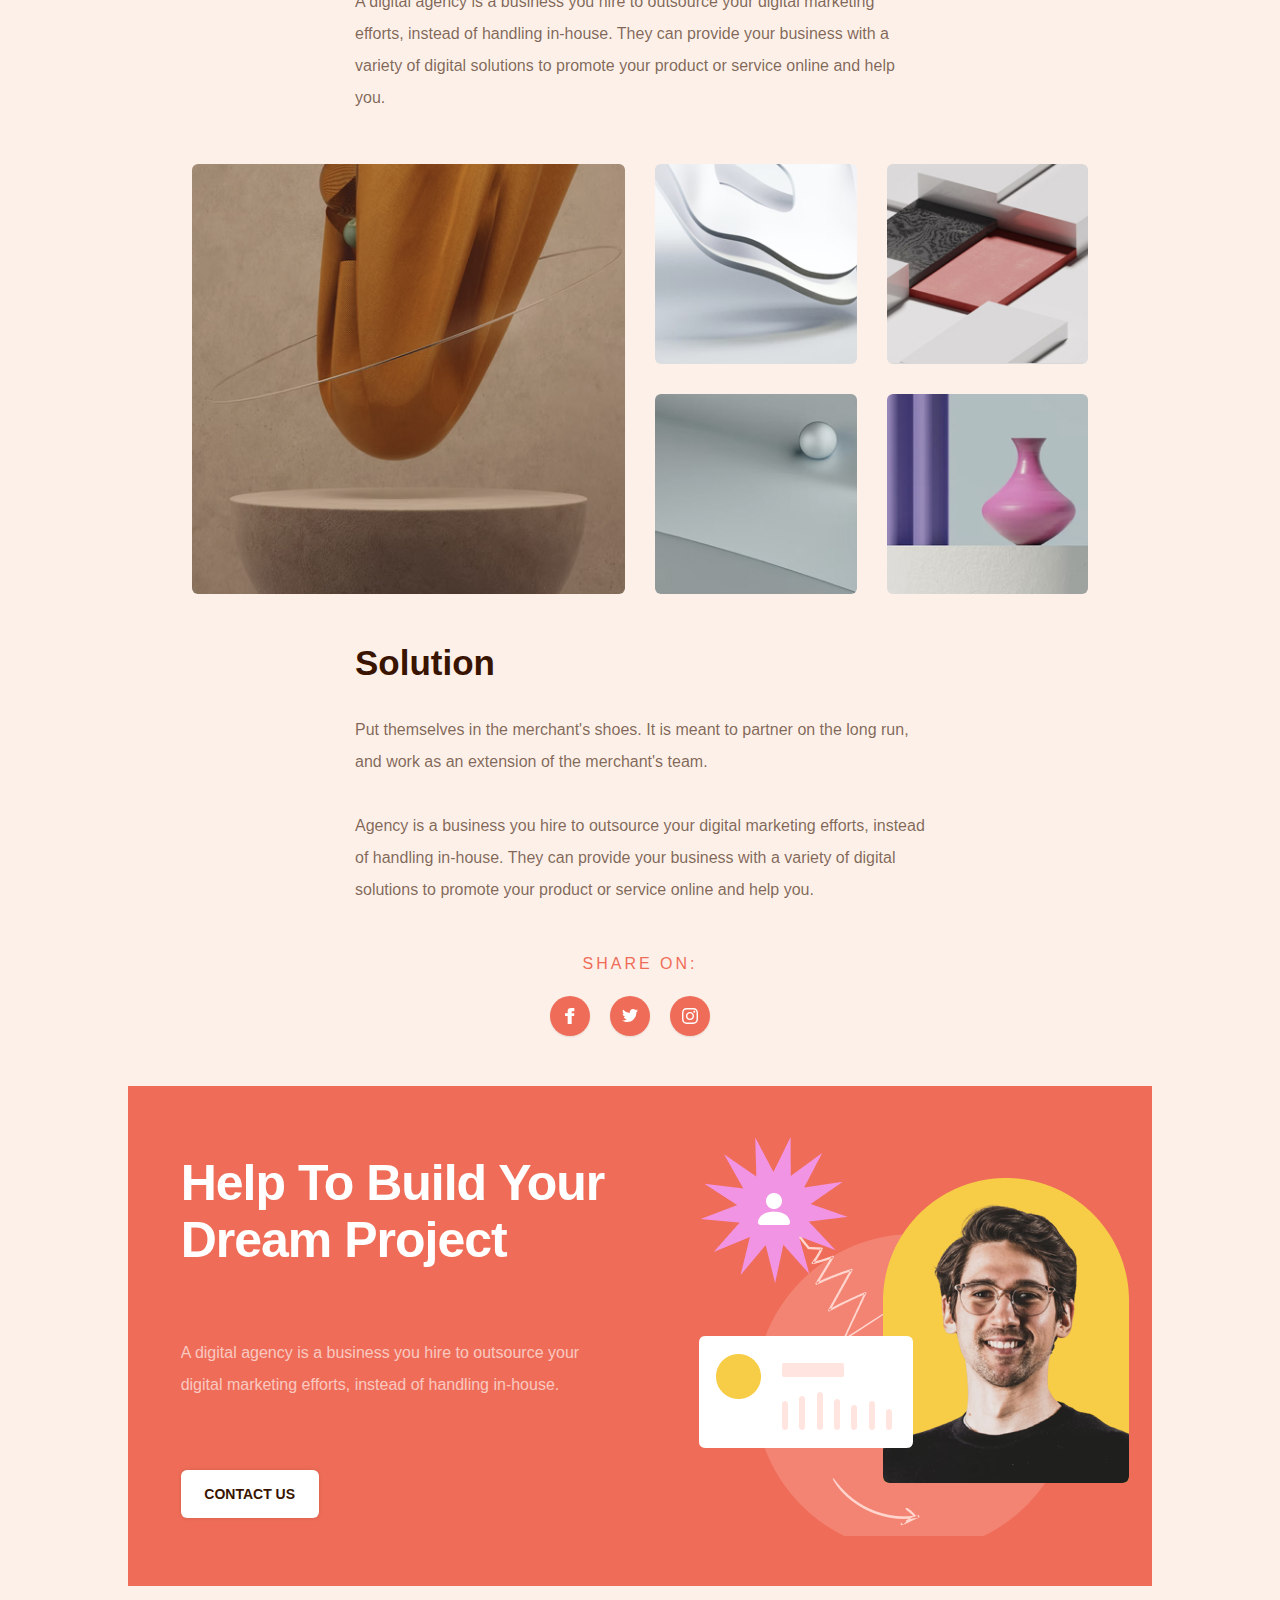
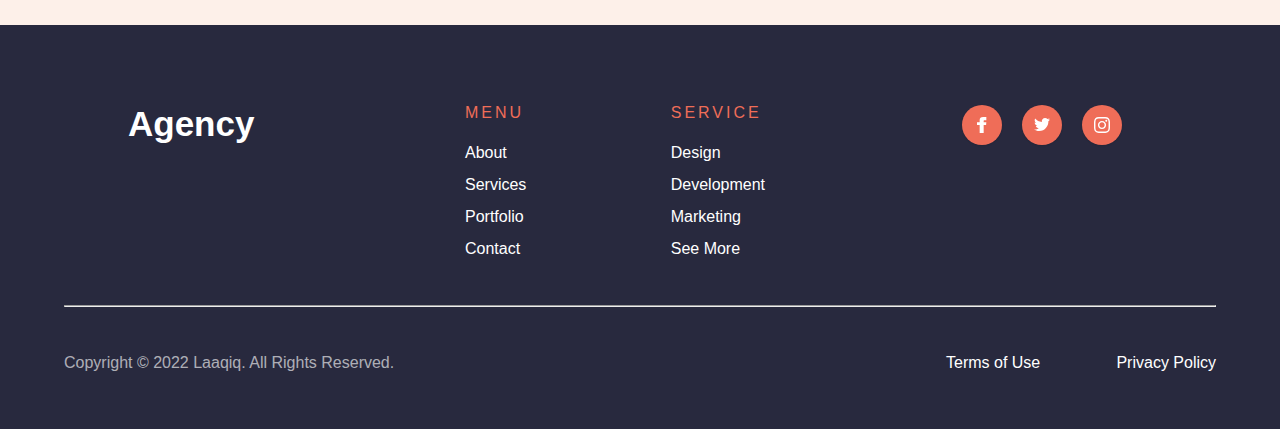
<file: firstProject.html>
<!DOCTYPE html>
<html lang="en">
<head>
    <meta charset="UTF-8">
    <meta http-equiv="X-UA-Compatible" content="IE=edge">
    <meta name="viewport" content="width=device-width, initial-scale=1.0">

    <meta name="description" content="Design Agency Web Design">
    <meta name="keywords" content="Design, Website, Service, Web design, Digital">
    <meta name="author" content="Nino Chekurishvili">

    <meta property="og:title" content="Design Agency"/>
    <meta property="og:type" content="service"/>
    <meta property="og:url" content="https://ninochekurishvili.github.io/Portfolio/"/>
    <meta property="og:image" content="https://github.com/NinoChekurishvili/Portfolio/blob/main/images/4.jpg"/>
    <meta property="og:site_name" content="Design Agency Web Design"/>
    <meta property="og:description" content="Agency provides a full service range including technical skills, design, business understanding"/>

    <title>Design Agency Web Design</title>
    <link rel="shortcut icon" type="image/x-icon" href="images/icons8-a-100.png">
    <link rel="stylesheet" href="https://cdnjs.cloudflare.com/ajax/libs/font-awesome/6.2.0/css/all.min.css">

    <!-- aditional CSS files -->

    <link rel="stylesheet" href="styles/reset.css">
    <link rel="stylesheet" href="styles/style.css">
    <link rel="stylesheet" href="styles/responsive.css">
    <link rel="preconnect" href="https://fonts.googleapis.com">
    
</head>
<body>
    <div class="container" id="myHeader">
        <header class="container-header">
            <a href="index.html" class="logo">
                <img src="images/logo.svg" alt="logo">
            </a>
            <nav class="navigation">
                <ul class="nav-ul" id="nav-ul">
                    <li class="nav-li">
                        <a href="about.html" >About</a>
                    </li>
                    <li class="nav-li">
                        <a href="service.html">Services</a> </li>
                    <li class="nav-li">
                        <a href="index.html">Pricing</a>
                    </li>
                    <li class="nav-li">
                        <a href="portfolio.html">Portfolio</a>
                    </li>
                </ul>
                <div class="buttom contactUs">
                    <a href="contact.html">
                        CONTACT
                    </a>      
                </div>
                
            </nav>
            <div class="burger" id="burger-bar">
                <i class="fa-solid fa-bars"></i>
            </div>
        </header>
    </div>


    <section class="portfolio-article">
        <div class="article-wrapper">
            <a class="back-buttom" href="portfolio.html">Back to portfolio</a>
            <h1 class="article-title">Work Media Project</h1>
            <p class="top-text">Agency provides a full service range including technical skills, design, business understanding.</p>
            <p class="below-text">Outsource your digital marketing efforts, instead of handling in-house. They can provide your business with a variety of digital solutions to promote your product or service online and help you.</p>
        </div>
        <div class="category-wrapper">
            <div class="item1">
                <h5>Category</h5>
                <ul class="category-text">
                    <li>Art Direction</li>
                    <li>User Interface</li>
                    <li>Branding Strategy</li>
                    <li>Print Design</li>
                    <li>3D Render</li>
                </ul>
            </div>

            <div class="item2">
                <div>
                    <h5>Client</h5>
                    <img src="images/vortex.png" alt="vortex">
                </div>
                <div>
                    <h5>Date</h5>
                    <p class="category-text">Jul 2022</p>
                </div>
            </div>
            
        </div>
        <div class="project-one-img"></div>
        <div class="article-part">
            <h3>Problem</h3>
            <p class="below-text">
                Ability to put themselves in the merchant's shoes. It is meant to partner on the long run, and work as an extension of the merchant's team.
            </p>
            <p class="below-text">
                A digital agency is a business you hire to outsource your digital marketing efforts, instead of handling in-house. They can provide your business with a variety of digital solutions to promote your product or service online and help you.
            </p>


        </div>

        <!-- image wraper -->
        <div class="article-images">
            <div class="article-images-left">
            </div>
            <div class="photos-wrapper-right">
                <div class="photos-wrapper-top">
                    <div class="photo first-item"></div>
                    <div class="photo second-item"></div>
                </div>
                <div class="photos-wrapper-below">
                    <div class="photo third-item"></div>
                    <div class="photo fourth-item"></div>
                </div>
                
            </div>
        </div>

        <div class="article-part">
            <h3>Solution</h3>
            <p class="below-text">
                Put themselves in the merchant's shoes. It is meant to partner on the long run, and work as an extension of the merchant's team.
            </p>
            <p class="below-text">
                Agency is a business you hire to outsource your digital marketing efforts, instead of handling in-house. They can provide your business with a variety of digital solutions to promote your product or service online and help you.
            </p>
            
        </div>

        <div class="share-wrapper">
            <h5>share on:</h5>
            <div class="icon-wrapper">
                <a class="icon" href="https://www.facebook.com/" target="_blank">
                    <img src="images/facebook.svg" alt="facebook">
                </a>
                <a class="icon" href="https://twitter.com/" target="_blank">
                    <img src="images/twitter.svg" alt="twitter">
                </a>
                <a class="icon" href="https://www.instagram.com/" target="_blank" >
                    <img src="images/instagram.svg" alt="instagram">
                </a>
            </div>


        </div>
        
        <div class="poster-wrapper">
            <div class="poster-right">
                <h2>Help To Build Your Dream Project</h2>
                <p>A digital agency is a business you hire to outsource your digital marketing efforts, instead of handling in-house.</p>
                <div class="buttom-about">
                    <a href="contact.html">Contact Us</a>
                </div>
            </div>
            <div class="poster-left"></div>

        </div>
    </section>
    <footer class="footer-section">
        <div class="footer-wrapper">
            <h3 class="footer-title">Agency</h3>
            <div class="column-wrapper">
                <div class="footer-column">
                    <h5>menu</h5>
                    <ul>
                        <li>
                            <a href="about.html">About</a>
                        </li>
                        <li>
                            <a href="service.html">Services</a>
                        </li>
                        <li>
                            <a href="portfolio.html">Portfolio</a>
                        </li>
                        <li>
                            <a href="index.html">Contact</a>
                        </li>
                    </ul>
                </div>
            
                <div class="footer-column">
                    <h5>Service</h5>
                    <ul>
                        <li>
                            <a href="index.html">Design</a>
                        </li>
                        <li>
                            <a href="index.html">Development</a>
                        </li>
                        <li>
                            <a href="index.html">Marketing</a>
                        </li>
                        <li>
                            <a href="index.html">See More</a>
                        </li>
                    </ul>
                </div>
            </div>
        
            <div class="icon-wrapper">
                <a class="icon" href="https://www.facebook.com/" target="_blank">
                    <img src="images/facebook.svg" alt="facebook">
                </a>
                <a class="icon" href="https://twitter.com/" target="_blank">
                    <img src="images/twitter.svg" alt="twitter">
                </a>
                <a class="icon" href="https://www.instagram.com/" target="_blank" >
                    <img src="images/instagram.svg" alt="instagram">
                </a>
            </div>
                
        </div>
    
        <hr>
        <div class="copyright-wrapper">
            <span>Copyright © 2022 Laaqiq. All Rights Reserved.</span>
            <div class="copyright-child">
                <span>Terms of Use</span>
                <span>Privacy Policy</span>
    
            </div>
        </div>  
    </footer>    
   

    <script src="script.js"></script>
</body>
</html>
</file>
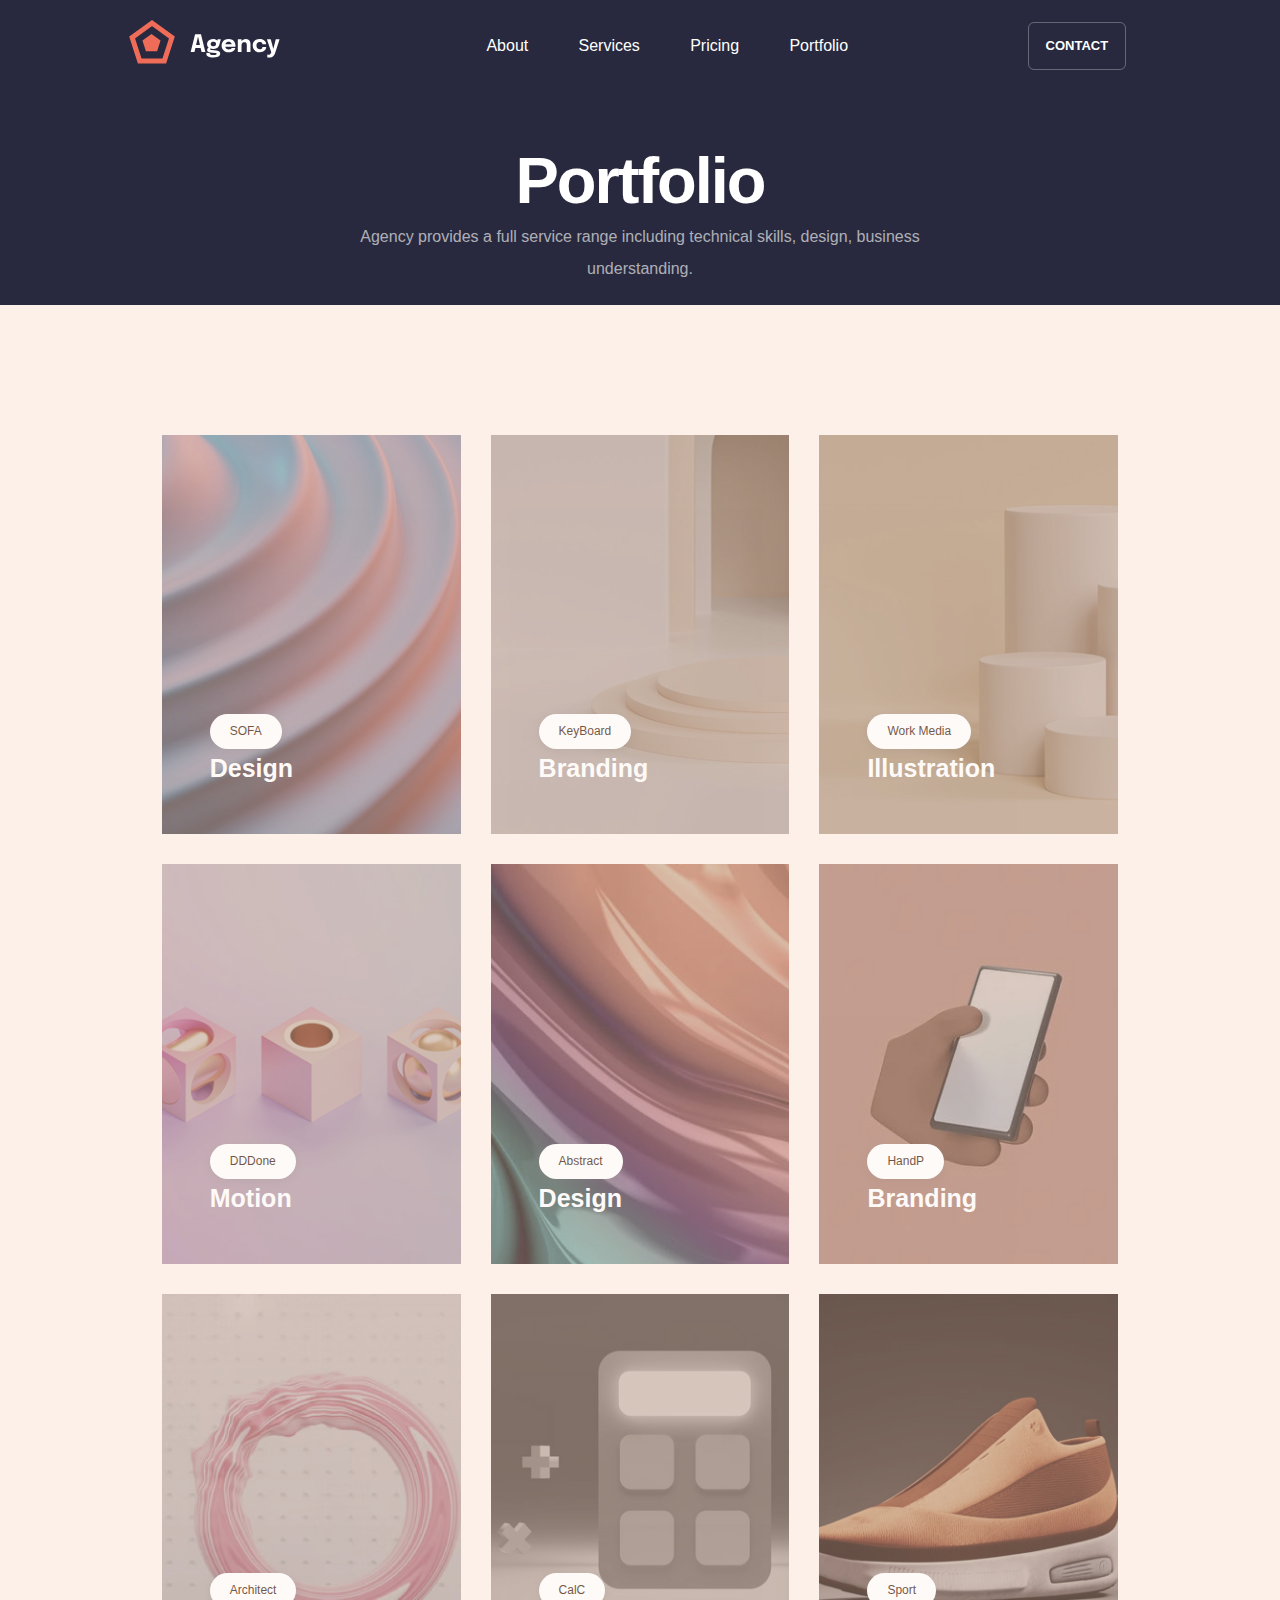
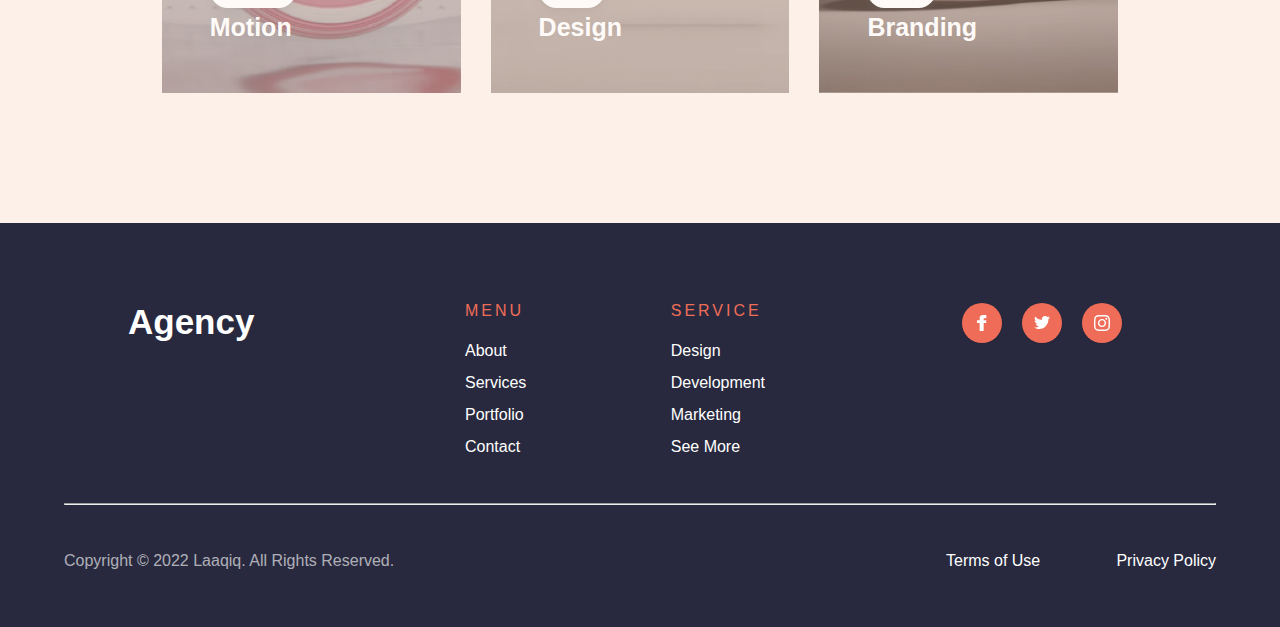
<file: portfolio.html>
<!DOCTYPE html>
<html lang="en">
<head>
    <meta charset="UTF-8">
    <meta http-equiv="X-UA-Compatible" content="IE=edge">
    <meta name="viewport" content="width=device-width, initial-scale=1.0">

    <meta name="description" content="Design Agency Web Design">
    <meta name="keywords" content="Design, Website, Service, Web design, Digital">
    <meta name="author" content="Nino Chekurishvili">

    <meta property="og:title" content="Design Agency"/>
    <meta property="og:type" content="service"/>
    <meta property="og:url" content="https://ninochekurishvili.github.io/Portfolio/"/>
    <meta property="og:image" content="https://github.com/NinoChekurishvili/Portfolio/blob/main/images/4.jpg"/>
    <meta property="og:site_name" content="Design Agency Web Design"/>
    <meta property="og:description" content="Agency provides a full service range including technical skills, design, business understanding"/>

    <title>Design Agency Web Design</title>
    <link rel="shortcut icon" type="image/x-icon" href="images/icons8-a-100.png">
    <link rel="stylesheet" href="https://cdnjs.cloudflare.com/ajax/libs/font-awesome/6.2.0/css/all.min.css">

    <!-- aditional CSS files -->

    <link rel="stylesheet" href="styles/reset.css">
    <link rel="stylesheet" href="styles/style.css">
    <link rel="stylesheet" href="styles/responsive.css">
    <link rel="preconnect" href="https://fonts.googleapis.com">
    
</head>
<body>
    <div class="container"  id="myHeader">
        <header class="container-header">
            <a href="index.html" class="logo">
                <img src="images/logo.svg" alt="logo">
            </a>
            <nav class="navigation">
                <ul class="nav-ul" id="nav-ul">
                    <li class="nav-li">
                        <a href="about.html" >About</a>
                    </li>
                    <li class="nav-li">
                        <a href="service.html">Services</a> </li>
                    <li class="nav-li">
                        <a href="index.html">Pricing</a>
                    </li>
                    <li class="nav-li">
                        <a href="portfolio.html">Portfolio</a>
                    </li>
                </ul>
                <div class="buttom contactUs">
                    <a href="contac.html">
                        CONTACT
                    </a>      
                </div>
                
            </nav>
            <div class="burger" id="burger-bar">
                <i class="fa-solid fa-bars"></i>
            </div>
        </header>
    </div>
    <div class="header-wrapper">
        <h1>Portfolio</h1>
        <p>Agency provides a full service range including technical skills, design, business understanding.</p>
    </div>

    <section class="porfolio-page">
        <div class="grid-conainer">
            <div class="grid-image firstPhoto">
                <div class="grid-tag">
                    <a class="grid-text" href="firstProject.html">SOFA</a>
                </div>
                <p class="image-text">Design</p>
            </div>
            <div class="grid-image secondPhoto">
                <div class="grid-tag">
                    <a class="grid-text" href="firstProject.html">KeyBoard</a>
                </div>
                <p class="image-text">Branding</p>
            </div>
            <div class="grid-image thirdPhoto">
                <div class="grid-tag">
                    <a class="grid-text" href="firstProject.html">Work Media</a>
                </div>
                <p class="image-text">Illustration</p>
            </div>
            <div class="grid-image fourthPhoto">
                <div class="grid-tag">
                    <a class="grid-text" href="firstProject.html">DDDone</a>
                </div>
                <p class="image-text">Motion</p>
            </div>
            <div class="grid-image fifthPhoto">
                <div class="grid-tag">
                    <a class="grid-text" href="firstProject.html">Abstract</a>
                </div>
                <p class="image-text">Design</p>
            </div>
            <div class="grid-image sixthPhoto">
                <div class="grid-tag">
                    <a class="grid-text" href="firstProject.html">HandP</a>
                </div>
                <p class="image-text">Branding</p>
            </div>
            <div class="grid-image seventhPhoto">
                <div class="grid-tag">
                    <a class="grid-text" href="firstProject.html">Architect</a>
                </div>
                <p class="image-text">Motion</p>
            </div>
            <div class="grid-image eighthPhoto">
                <div class="grid-tag">
                    <a class="grid-text" href="firstProject.html">CalC</a>
                </div>
                <p class="image-text">Design</p>
            </div>
            <div class="grid-image ninthPhoto">
                <div class="grid-tag">
                    <a class="grid-text" href="firstProject.html">Sport</a>
                </div>
                <p class="image-text">Branding</p>
            </div>
        </div>
    </section>

    <!-- Footer section -->
    <footer class="footer-section">
        <div class="footer-wrapper">
            <h3 class="footer-title">Agency</h3>
            <div class="column-wrapper">
                <div class="footer-column">
                    <h5>menu</h5>
                    <ul>
                        <li>
                            <a href="about.html">About</a>
                        </li>
                        <li>
                            <a href="service.html">Services</a>
                        </li>
                        <li>
                            <a href="portfolio.html">Portfolio</a>
                        </li>
                        <li>
                            <a href="contact.html">Contact</a>
                        </li>
                    </ul>
                </div>
            
                <div class="footer-column">
                    <h5>Service</h5>
                    <ul>
                        <li>
                            <a href="index.html">Design</a>
                        </li>
                        <li>
                            <a href="index.html">Development</a>
                        </li>
                        <li>
                            <a href="index.html">Marketing</a>
                        </li>
                        <li>
                            <a href="index.html">See More</a>
                        </li>
                    </ul>
                </div>
            </div>
        
            <div class="icon-wrapper">
                <a class="icon" href="https://www.facebook.com/" target="_blank">
                    <img src="images/facebook.svg" alt="facebook">
                </a>
                <a class="icon" href="https://twitter.com/" target="_blank">
                    <img src="images/twitter.svg" alt="twitter">
                </a>
                <a class="icon" href="https://www.instagram.com/" target="_blank" >
                    <img src="images/instagram.svg" alt="instagram">
                </a>
            </div>
                
        </div>
    
        <hr>
        <div class="copyright-wrapper">
            <span>Copyright © 2022 Laaqiq. All Rights Reserved.</span>
            <div class="copyright-child">
                <span>Terms of Use</span>
                <span>Privacy Policy</span>
    
            </div>
        </div>  
    </footer>

    <script src="script.js"></script> 
</body>
</html>
</file>
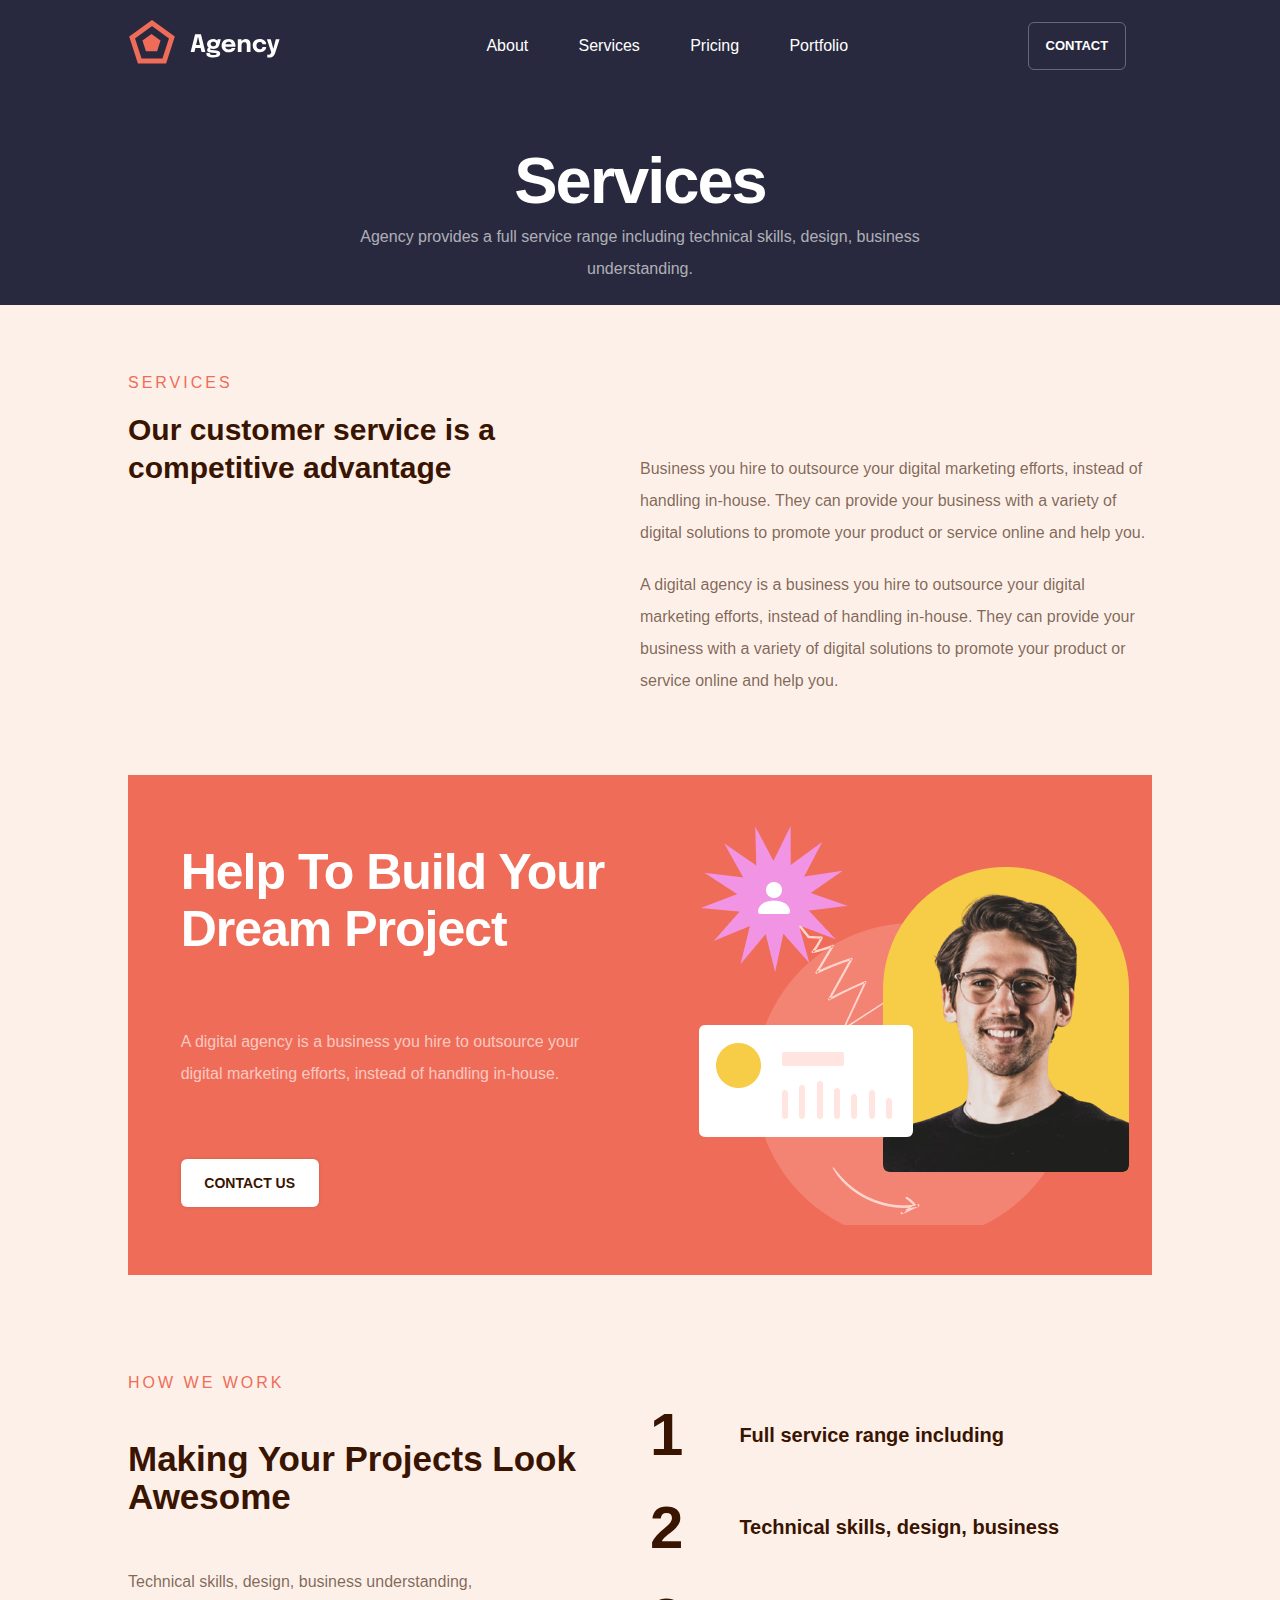
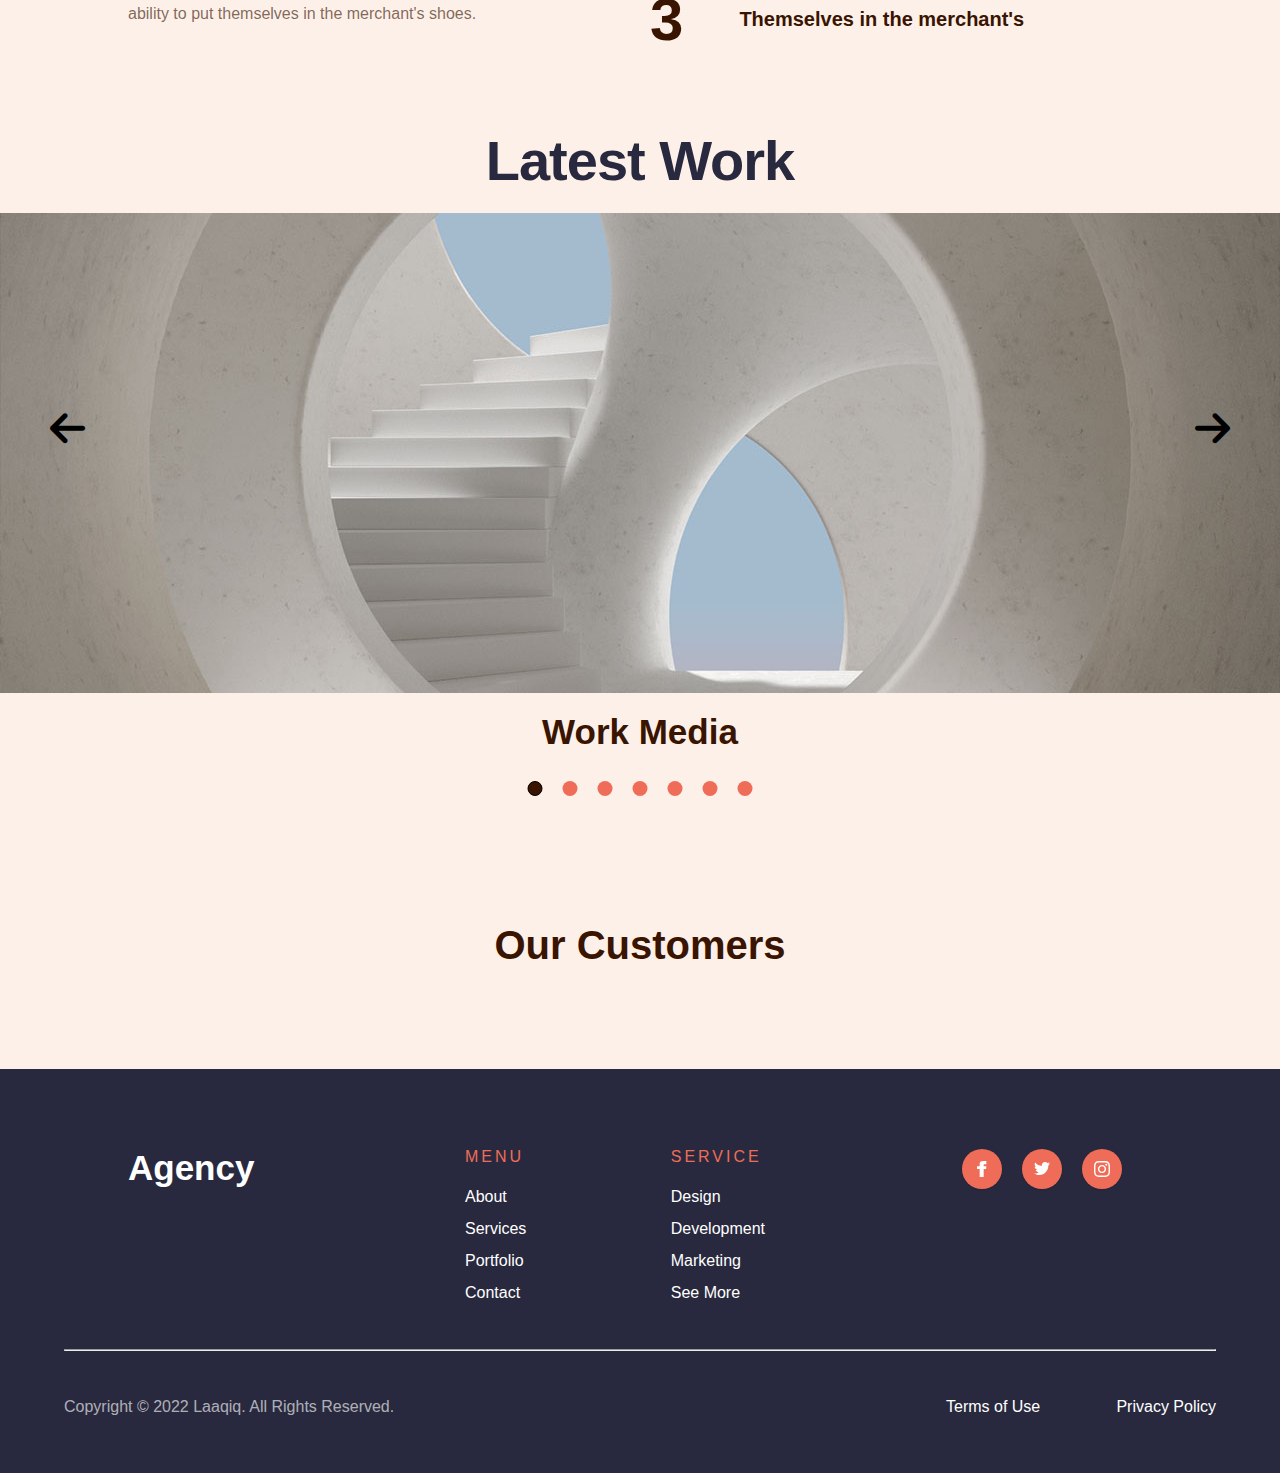
<file: service.html>
<!DOCTYPE html>
<html lang="en">
<head>
    <meta charset="UTF-8">
    <meta http-equiv="X-UA-Compatible" content="IE=edge">
    <meta name="viewport" content="width=device-width, initial-scale=1.0">

    <meta name="description" content="Design Agency Web Design">
    <meta name="keywords" content="Design, Website, Service, Web design, Digital">
    <meta name="author" content="Nino Chekurishvili">

    <meta property="og:title" content="Design Agency"/>
    <meta property="og:type" content="service"/>
    <meta property="og:url" content="https://ninochekurishvili.github.io/Portfolio/"/>
    <meta property="og:image" content="https://github.com/NinoChekurishvili/Portfolio/blob/main/images/4.jpg"/>
    <meta property="og:site_name" content="Design Agency Web Design"/>
    <meta property="og:description" content="Agency provides a full service range including technical skills, design, business understanding"/>

    <title>Design Agency Web Design</title>
    <link rel="shortcut icon" type="image/x-icon" href="images/icons8-a-100.png">
    <link rel="stylesheet" href="https://cdnjs.cloudflare.com/ajax/libs/font-awesome/6.2.0/css/all.min.css">

    <!-- aditional CSS files -->

    <link rel="stylesheet" href="styles/reset.css">
    <link rel="stylesheet" href="styles/style.css">
    <link rel="stylesheet" href="styles/responsive.css">
    <link rel="preconnect" href="https://fonts.googleapis.com">
    
</head>
<body>
    <div class="container"  id="myHeader">
        <header class="container-header">
            <a href="index.html" class="logo">
                <img src="images/logo.svg" alt="logo">
            </a>
            <nav class="navigation">
                <ul class="nav-ul" id="nav-ul">
                    <li class="nav-li">
                        <a href="about.html" >About</a>
                    </li>
                    <li class="nav-li">
                        <a href="service.html">Services</a> </li>
                    <li class="nav-li">
                        <a href="index.html">Pricing</a>
                    </li>
                    <li class="nav-li">
                        <a href="portfolio.html">Portfolio</a>
                    </li>
                </ul>
                <div class="buttom contactUs">
                    <a href="contact.html">
                        CONTACT
                    </a>      
                </div>
                
            </nav>
            <div class="burger" id="burger-bar">
                <i class="fa-solid fa-bars"></i>
            </div>
        </header>
    </div>
    <div class="header-wrapper">
        <h1>Services</h1>
        <p>Agency provides a full service range including technical skills, design, business understanding.</p>
    </div>

    <section class="agency-container">
        <div class="agency-wrapper">
            <div class="agency-wrapper-left">
                <h5>Services</h5>
                <h3 class="service-page-title">Our customer service is a competitive advantage</h3>
            </div>
            <div class="agency-wrapper-right">
                <p>Business you hire to outsource your digital marketing efforts, instead of handling in-house. They can provide your business with a variety of digital solutions to promote your product or service online and help you.</p>
                <p>A digital agency is a business you hire to outsource your digital marketing efforts, instead of handling in-house. They can provide your business with a variety of digital solutions to promote your product or service online and help you.</p>

            </div>
        </div>

    </section>
    <!-- section class="poster-section -->
    <section class="poster-section">
        <div class="poster-wrapper">
            <div class="poster-right">
                <h2>Help To Build Your Dream Project</h2>
                <p>A digital agency is a business you hire to outsource your digital marketing efforts, instead of handling in-house.</p>
                <div class="buttom-about">
                    <a href="contact.html">Contact Us</a>
                </div>
            </div>
            <div class="poster-left"></div>

        </div>
    </section>
    
    <section class="service-page">
        <div class="service-page-container">
            <div class="about-work-right">
                <h5>HOW WE WORK</h5>
                <h3>Making Your Projects Look Awesome</h3>
                <p class="box-text">Technical skills, design, business understanding, ability to put themselves in the merchant's shoes.</p>
                
            </div>
            <div class="about-work-left">
                <div class="about-work-child">
                    <span>1</span>
                    <p>Full service range including</p>
                </div>
                <div class="about-work-child">
                    <span>2</span>
                    <p>Technical skills, design, business</p>
                </div>
                <div class="about-work-child">
                    <span>3</span>
                    <p>Themselves in the merchant's</p>
                </div>
            </div>
    </section>

    <section class="slider-container">
        <h2 class=slider-box-title>Latest Work</h2>
        <div class="slider-wrapper">        
            <i class="fa-solid fa-arrow-left" id="arrow-left"></i>
            <i class="fa-solid fa-arrow-right" id="arrow-right"></i>
            <div class="slider-content" id="slider-content"></div>
        </div>
    </section>

    <section class="customers-section">
        <div>
          <h2 class="customer-box-title">Our Customers</h2>
        </div>
        <div id="customersWrapper"></div>
        
    </section>

    <!-- Footer section -->
    <footer class="footer-section">
        <div class="footer-wrapper">
            <h3 class="footer-title">Agency</h3>
            <div class="column-wrapper">
                <div class="footer-column">
                    <h5>menu</h5>
                    <ul>
                        <li>
                            <a href="about.html">About</a>
                        </li>
                        <li>
                            <a href="service.html">Services</a>
                        </li>
                        <li>
                            <a href="portfolio.html">Portfolio</a>
                        </li>
                        <li>
                            <a href="index.html">Contact</a>
                        </li>
                    </ul>
                </div>
            
                <div class="footer-column">
                    <h5>Service</h5>
                    <ul>
                        <li>
                            <a href="index.html">Design</a>
                        </li>
                        <li>
                            <a href="index.html">Development</a>
                        </li>
                        <li>
                            <a href="index.html">Marketing</a>
                        </li>
                        <li>
                            <a href="index.html">See More</a>
                        </li>
                    </ul>
                </div>
            </div>
        
            <div class="icon-wrapper">
                <a class="icon" href="https://www.facebook.com/" target="_blank">
                    <img src="images/facebook.svg" alt="facebook">
                </a>
                <a class="icon" href="https://twitter.com/" target="_blank">
                    <img src="images/twitter.svg" alt="twitter">
                </a>
                <a class="icon" href="https://www.instagram.com/" target="_blank" >
                    <img src="images/instagram.svg" alt="instagram">
                </a>
            </div>
                
        </div>
    
        <hr>
        <div class="copyright-wrapper">
            <span>Copyright © 2022 Laaqiq. All Rights Reserved.</span>
            <div class="copyright-child">
                <span>Terms of Use</span>
                <span>Privacy Policy</span>
    
            </div>
        </div>  
    </footer>
    <script src="script.js"></script>
</body>
</html>
</file>
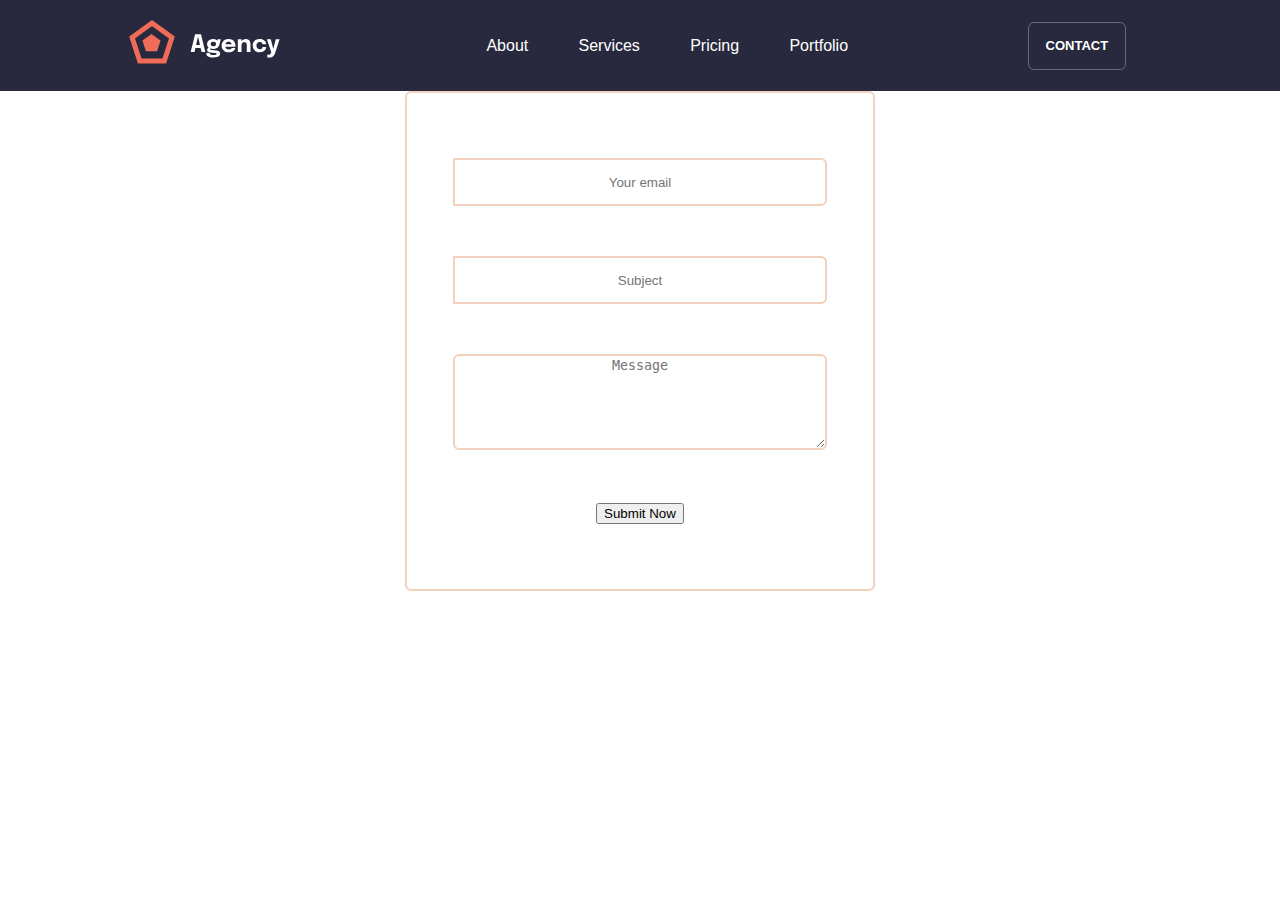
<file: slider.html>
<!DOCTYPE html>
<html lang="en">
<head>
    <meta charset="UTF-8">
    <meta http-equiv="X-UA-Compatible" content="IE=edge">
    <meta name="viewport" content="width=device-width, initial-scale=1.0">

    <meta name="description" content="Design Agency Web Design">
    <meta name="keywords" content="Design, Website, Service, Web design, Digital">
    <meta name="author" content="Nino Chekurishvili">

    <meta property="og:title" content="Design Agency"/>
    <meta property="og:type" content="service"/>
    <meta property="og:url" content="https://ninochekurishvili.github.io/Portfolio/"/>
    <meta property="og:image" content="https://github.com/NinoChekurishvili/Portfolio/blob/main/images/4.jpg"/>
    <meta property="og:site_name" content="Design Agency Web Design"/>
    <meta property="og:description" content="Agency provides a full service range including technical skills, design, business understanding"/>

    <title>Design Agency Web Design</title>
    <link rel="shortcut icon" type="image/x-icon" href="images/icons8-a-100.png">
    <link rel="stylesheet" href="https://cdnjs.cloudflare.com/ajax/libs/font-awesome/6.2.0/css/all.min.css">
    <script src="https://ajax.googleapis.com/ajax/libs/jquery/2.1.1/jquery.min.js"></script>
    

 

    <link rel="stylesheet" href="styles/reset.css">
    <link rel="stylesheet" href="styles/style.css">
    <link rel="stylesheet" href="styles/responsive.css">
    <link rel="preconnect" href="https://fonts.googleapis.com">
    
</head>
<body>
    <div class="container" id="myHeader">
        <header class="container-header">
            <a href="index.html" class="logo">
                <img src="images/logo.svg" alt="logo">
            </a>
            <nav class="navigation">
                <ul class="nav-ul" id="nav-ul">
                    <li class="nav-li">
                        <a href="about.html" >About</a>
                    </li>
                    <li class="nav-li">
                        <a href="service.html">Services</a> </li>
                    <li class="nav-li">
                        <a href="index.html">Pricing</a>
                    </li>
                    <li class="nav-li">
                        <a href="portfolio.html">Portfolio</a>
                    </li>
                </ul>
                <div class="buttom contactUs">
                    <a href="contact.html">
                        CONTACT
                    </a>      
                </div>
                
            </nav>
            <div class="burger" id="burger-bar">
                <i class="fa-solid fa-bars"></i>
            </div>
        </header>
    </div>

    <section>
        <div class="contact-box">
            <form id="contactWrapper" >
                <div>
                  <input type="email" name="email" id="email" placeholder="Your email"/>
                  <span class="error-text" id="error_email"></span>
                </div>
                
                <div>
                  <input type="text" name="subject" id="subject" placeholder="Subject"/>
                  <span class="error-text" id="error_subject"></span>
                </div>
                <div>
                  <textarea rows="8" name="messagebox" id="messageBox" placeholder="Message" ></textarea>
                  <span class="error-text" id="error_messageBox"></span>
                </div>
                <button type="submit">Submit Now</button>
            </form>
        </div>
     
    </section>
    




    <script src="scriptValidation.js"></script>
</body>
</html>
</file>
<file: styles/style.css>
.sticky{
    position: sticky;
    top: 0;
    width: 100%;
    background-color: #28293E;
    position:fixed;
    z-index: 1;
    -webkit-transition: 0.7s;
    -o-transition: 0.7s;
    transition: 0.7s;
    padding-top: 10px;
    padding-bottom: 10px;
}

.container{
    background-color: #28293E;  
    display: -webkit-box;  
    display: -ms-flexbox;  
    display: flex; 
    -webkit-box-pack: center; 
        -ms-flex-pack: center; 
            justify-content: center;
    padding-top: 20px;
    padding-bottom: 20px;
}
/* .container-header{
    width: 100%;
 
} */
.container-header{
    width: 80%;
    display: -webkit-box;
    display: -ms-flexbox;
    display: flex;
    -webkit-box-pack: justify;
        -ms-flex-pack: justify;
            justify-content: space-between;
    -webkit-box-align: center;
        -ms-flex-align: center;
            align-items: center;
    margin: 0 auto;
}
.navigation{   
    width: 80%;
    display: -webkit-box;
    display: -ms-flexbox;
    display: flex;
    -webkit-box-pack: justify;
        -ms-flex-pack: justify;
            justify-content: space-between;
    -webkit-box-align: center;
        -ms-flex-align: center;
            align-items: center;
    margin: 0 auto;
    
    
}
.nav-ul{
    width: 515px;
    display: -webkit-box;
    display: -ms-flexbox;
    display: flex;
    -webkit-box-pack: justify;
        -ms-flex-pack: justify;
            justify-content: space-between;
    margin-right: 180px;
    margin-left: 180px;
    
}

.nav-li a{
    font-family: 'Epilogue', sans-serif;
    font-weight: 400;
    color: #FFFFFF;
    font-size: 16px;
}
.nav-li a:hover{
    color: #EF6D58;
    -webkit-transition: 0.7s;
    -o-transition: 0.7s;
    transition: 0.7s;
}

.buttom{
    width: 138px;
    height: 48px;
    display: -webkit-box;
    display: -ms-flexbox;
    display: flex;
    -webkit-box-pack: center;
        -ms-flex-pack: center;
            justify-content: center;
    -webkit-box-align: center;
        -ms-flex-align: center;
            align-items: center;
    border: 1px;
    border-style: solid;
    border-radius: 6px;
    border-color: rgba(255, 255, 255, 0.295743);
    
}
.buttom:hover{
    background-color: #EF6D58;
    -webkit-transition: 0.7s;
    -o-transition: 0.7s;
    transition: 0.7s;
}

.buttom a {
    font-family: 'Epilogue', sans-serif;
    font-weight: 900;
    font-size: 13px;
    color: #FFFFFF;
}
.burger{
    display: none;
}

/* .burger span{
    display: block;
    width: 28px;
    height: 4px;
    border-radius: 10px;
    margin-top: 4px;
    background-color: #fff;
} */

/* home-page */
h1, h2, p{
    font-family: 'Epilogue', sans-serif;
    color: #FFFFFF;
}

.homePage-section{
    /* background-color: blanchedalmond; */
    background-color: #28293E;
    padding-top: 50px;
    padding-bottom: 75px;
    /* height: 580px;
    left: 200px;
    right: 200px; */
    /* top: 135px; */
    display: -webkit-box;
    display: -ms-flexbox;
    display: flex;
    -webkit-box-pack: center;
        -ms-flex-pack: center;
            justify-content: center;
}
.home-container{
    width: 80%;
    display: -webkit-box;
    display: -ms-flexbox;
    display: flex;
    -webkit-box-pack: justify;
        -ms-flex-pack: justify;
            justify-content: space-between;
}

.right-container{
    max-width: 550px;
    width: 100%;
    height: 505px;
    display: -webkit-box;
    display: -ms-flexbox;
    display: flex;
    -webkit-box-pack: space-evenly;
        -ms-flex-pack: space-evenly;
            justify-content: space-evenly;
    -webkit-box-orient: vertical;
    -webkit-box-direction: normal;
        -ms-flex-direction: column;
            flex-direction: column;
    
}

h5 {
    font-family: 'Epilogue', sans-serif;
    color: #EF6D58;
    letter-spacing: 3px;
    text-transform: uppercase;
}
.right-container h1{
    font-size: 60px;
    font-weight: 900;
    max-width: 513px;
    line-height: 65px;
    width: 100%;
}
.right-container p{
    max-width: 470px;
    width: 100%;
    font-size: 16px;
    line-height: 32px;
    color: rgba(255, 255, 255, 0.64);
}
.buttom-wraper{
    width: 300px;
    display: -webkit-box;
    display: -ms-flexbox;
    display: flex;
    -webkit-box-pack: justify;
        -ms-flex-pack: justify;
            justify-content: space-between;
    text-align: center;
}


.left-container{
    background-image: url(../images/pic.png);
    background-size: contain;
    background-repeat: no-repeat;
    background-position: center center;
    max-width: 566px;
    width: 100%;
    height: 505px;
    
}

/* about section */

.section-about{
    background-color: #FDF0E9;  
    display: -webkit-box;  
    display: -ms-flexbox;  
    display: flex; 
    -webkit-box-pack: center; 
        -ms-flex-pack: center; 
            justify-content: center;
    -webkit-box-align: center;
        -ms-flex-align: center;
            align-items: center;
    -webkit-box-orient: vertical;
    -webkit-box-direction: normal;
        -ms-flex-direction: column;
            flex-direction: column;
}
.about-wrapper{
    width: 80%;
    margin-top: 100px;
    margin-bottom: 100px;
    display: -webkit-box;
    display: -ms-flexbox;
    display: flex;
    -webkit-box-pack: justify;
        -ms-flex-pack: justify;
            justify-content: space-between;
    -webkit-box-align: center;
        -ms-flex-align: center;
            align-items: center;
}
.left-wrapper-image{
    background-image: url(../images/picabout.png);
    background-size: contain;
    background-repeat: no-repeat;
    background-position: center center;
    max-width: 566px;
    width: 100%;
    height: 585px;
    margin-right: 50px;
}
.right-wrapper{
    max-width: 566px;
    width: 100%;
    height: 530px;
    display: -webkit-box;
    display: -ms-flexbox;
    display: flex;
    -webkit-box-orient: vertical;
    -webkit-box-direction: normal;
        -ms-flex-direction: column;
            flex-direction: column;
    -ms-flex-pack: distribute;
        justify-content: space-around;
}
.right-wrapper h2{
    font-weight: 800;
    font-size: 50px;
    line-height: 53px;
    color: #391400;
}
.box-title{
    font-weight: 400;
    font-size: 20px;
    line-height: 32px;
    color: #391400;
    margin-top: 5px;
    
}
.box-text{
    max-width: 470px;
    width: 80%;
    font-weight: 400;
    font-size: 16px;
    line-height: 32px;
    color:rgba(57, 20, 0, 0.64);

}

.buttom-about{
    width: 138px;
    height: 48px;
    display: -webkit-box;
    display: -ms-flexbox;
    display: flex;
    -webkit-box-pack: center;
        -ms-flex-pack: center;
            justify-content: center;
    -webkit-box-align: center;
        -ms-flex-align: center;
            align-items: center;
    background-color: #FFFFFF;
    border: 1px;
    border-style: solid;
    border-radius: 6px;
    border-color: rgba(255, 255, 255, 0.295743);
    -webkit-box-shadow: rgba(0, 0, 0, 0.1) 0px 0px 5px 0px, rgba(0, 0, 0, 0.1) 0px 0px 1px 0px;
            box-shadow: rgba(0, 0, 0, 0.1) 0px 0px 5px 0px, rgba(0, 0, 0, 0.1) 0px 0px 1px 0px;
}

.buttom-about a{
    font-family: 'Epilogue', sans-serif;
    font-weight: 900;
    font-size: 14px;
    text-align: center;
    text-transform: uppercase;
    line-height: 14px;
    color: #391400;
}

.buttom-about:hover{
    background-color: #EF6D58;
    -webkit-transition: 0.7s;
    -o-transition: 0.7s;
    transition: 0.7s;
}

/* statstic-box style */
.statistic-box{

    width: 80%;
    height: 150px;
    display: -webkit-box;
    display: -ms-flexbox;
    display: flex;
    -webkit-box-pack: center;
        -ms-flex-pack: center;
            justify-content: center;
}
.statistic-box-child{
    width: 100%;
    border: solid;
    border-width: 1px;
    /* border-radius: 10px; */
    border-color: #F3D1BF;
    background-color: #FDF0E9;
    display: -webkit-box;
    display: -ms-flexbox;
    display: flex;
    -webkit-box-orient: vertical;
    -webkit-box-direction: normal;
        -ms-flex-direction: column;
            flex-direction: column;
    -webkit-box-pack: center;
        -ms-flex-pack: center;
            justify-content: center;
    text-align: center;
    padding-left: 10px;
    
    
}

/* .statistic-box-child:hover{
    -webkit-transform: scale(1.1);
            transform: scale(1.1);     
} */

.statistic-box-child span{
    font-family: 'Epilogue', sans-serif;
    color: #EF6C57;
    font-weight: 800;
    font-size: 40px;
    line-height: 48px;
}
.statistic-box-child p{
    font-family: 'Epilogue', sans-serif;
    color: #391400;
    font-weight: 400;
    font-size: 20px;
    line-height: 32px;
}

/* about work style */
.about-work{
    margin-top: 80px;
    width: 80%;
    height: 400px;
    display: -webkit-box;
    display: -ms-flexbox;
    display: flex;
    -webkit-box-pack: space-evenly;
        -ms-flex-pack: space-evenly;
            justify-content: space-evenly;
}
.about-work-right{
    display: -webkit-box;
    display: -ms-flexbox;
    display: flex;
    -webkit-box-orient: vertical;
    -webkit-box-direction: normal;
        -ms-flex-direction: column;
            flex-direction: column;
    -webkit-box-pack: space-evenly;
        -ms-flex-pack: space-evenly;
            justify-content: space-evenly;
}
h3{
    font-family: 'Epilogue', sans-serif;
    max-width: 448px;
    width: 100%;
    color: #391400;
    font-weight: 800;
    font-size: 35px;
    line-height: 38px;
}

/* read buttom*/

.read-buttom {
    color: #391400;
    -webkit-transition: all 0.3s;
    -o-transition: all 0.3s;
    transition: all 0.3s;
    position: relative;
    line-height: 50px;
    height: 50px;
    text-align: center;
    width: 140px;
    cursor: pointer;
  }
  .read-buttom a {
    font-family: 'Epilogue', sans-serif;
    color:#391400;
    font-size: 16px;
    font-weight: 500;
    -webkit-transition: all 0.3s;
    -o-transition: all 0.3s;
    transition: all 0.3s;
  }
  /* .read-buttom::before {
    content: '';
    position: absolute;
    bottom: 0;
    left: 0;
    width: 100%;
    height: 100%;
    z-index: 1;
    opacity: 0;
    transition: all 0.3s;
    border-top-width: 1px;
    border-bottom-width: 1px;
    border-top-style: solid;
    border-bottom-style: solid;
    border-top-color: #3914008f;
    border-bottom-color: #3914008f;
    transform: scale(0.1, 1);
  } */
  .read-buttom:hover a {
    letter-spacing: 2px;
    color: #EF6C57;
    -webkit-transform: scale(0.1, 1);
        -ms-transform: scale(0.1, 1);
            transform: scale(0.1, 1);
 
  }
  /* .read-buttom:hover::before {
    opacity: 1; 
    transform: scale(1, 1); 
  } */
  /* .read-buttom::after {
    content: '';
    position: absolute;
    bottom: 0;
    left: 0;
    width: 100%;
    height: 100%;
    z-index: 1;
    transition: all 0.3s;
    background-color: #fdf0e928;
  }
  .read-buttom:hover::after {
    opacity: 0; 
    transform: scale(0.1, 1);
  }
   */
/* .about-work-left */

.about-work-left{
    width: 502px;
    height: 304px;
    display: -webkit-box;
    display: -ms-flexbox;
    display: flex;
    -webkit-box-orient: vertical;
    -webkit-box-direction: normal;
        -ms-flex-direction: column;
            flex-direction: column;
    -webkit-box-pack: space-evenly;
        -ms-flex-pack: space-evenly;
            justify-content: space-evenly;
    margin-top: 50px;
}
.about-work-child{
    display: -webkit-box;
    display: -ms-flexbox;
    display: flex;
    -webkit-box-pack: start;
        -ms-flex-pack: start;
            justify-content: flex-start;
    -webkit-box-align: center;
        -ms-flex-align: center;
            align-items: center;
}
.about-work-child span{
    font-family: 'Epilogue', sans-serif;
    color: #391400;
    font-weight: 800;
    font-size: 60px;
    line-height: 65px;
    margin-right: 56px;
}

.about-work-child p{
    font-family: 'Epilogue', sans-serif;
    color: #391400;
    font-weight: 700;
    font-size: 20px;
    line-height: 32px;
}

/* service section  */
.service-section{
    background-color: #FDF0E9;
}
.service-wrapper{
    width: 80%;
    margin-top: 80px;
    margin-bottom: 100px;
    display: -webkit-box;
    display: -ms-flexbox;
    display: flex;
    -webkit-box-pack: justify;
        -ms-flex-pack: justify;
            justify-content: space-between;
    -webkit-box-orient: horizontal;
    -webkit-box-direction: reverse;
        -ms-flex-direction: row-reverse;
            flex-direction: row-reverse;
    -webkit-box-align: center;
        -ms-flex-align: center;
            align-items: center;
}

.line{
    border-top: solid;
    width: 80%;
    border-width: 2px;
    color: #F3D1BF;
    margin-top: 80px;
}
    /* width: 1170px;
    height: 2px;
    background-color: #F3D1BF; 
    display: block;
    margin: 0 auto;
    overflow-y: hidden;
    overflow-x: hidden; */
    

.service-wrapper-left{
    background-image: url(../images/pic-service.png);
    background-size: contain;
    background-repeat: no-repeat;
    background-position: center center;
    max-width: 566px;
    width: 100%;
    height: 585px;
    margin-right: 50px;
}

/* service table */
.service-table{
    display: -webkit-box;
    display: -ms-flexbox;
    display: flex;
    -webkit-box-pack: center;
        -ms-flex-pack: center;
            justify-content: center;
    -webkit-box-orient: vertical;
    -webkit-box-direction: normal;
        -ms-flex-direction: column;
            flex-direction: column;
    width: 80%;
    margin-bottom: 100px;
}

.service-table-top h3 {
    width: 400px;
    /* height: 96px; */
    margin-top: 17px;
    margin-bottom: 35px;
}
.service-table-below{
    width: 100%;
    height: 400px;
    display: -webkit-box;
    display: -ms-flexbox;
    display: flex;
    -ms-flex-pack: distribute;
        justify-content: space-around;
}
.table-sheet{
    width: 30%;
    padding-left: 45px;
    padding-right: 45px;
    border-style: solid;
    border-width: 1px;
   
    border-color: #f2d1bf;
    display: -webkit-box;
    display: -ms-flexbox;
    display: flex;
    -webkit-box-orient: vertical;
    -webkit-box-direction: normal;
        -ms-flex-direction: column;
            flex-direction: column;
    -webkit-box-pack: space-evenly;
        -ms-flex-pack: space-evenly;
            justify-content: space-evenly;
    /* background: linear-gradient(#FDF0E9, rgb(249, 244, 244),#FDF0E9); */
    -webkit-box-shadow: rgba(0, 0, 0, 0.1) 0px 1px 2px 0px;
            box-shadow: rgba(0, 0, 0, 0.1) 0px 1px 2px 0px;
    
}

.oval{
    width: 80px;
    height: 80px;
    border-radius: 50%;
    background-color: #EF6D58;
    display: -webkit-box;
    display: -ms-flexbox;
    display: flex;
    -webkit-box-pack: center;
        -ms-flex-pack: center;
            justify-content: center;
    -webkit-box-align: center;
        -ms-flex-align: center;
            align-items: center;
    -webkit-box-shadow: rgba(0, 0, 0, 0.1) 0px 1px 2px 0px;
            box-shadow: rgba(0, 0, 0, 0.1) 0px 1px 2px 0px;
   
}
.sheet-title{
    font-family: 'Epilogue', sans-serif;
    font-weight: 700;
    font-size: 24px;
    line-height: 32px;
    color: #391400;
}

/* portfolio section */
.portfolio-section{
    padding-top: 10px;
    background-color: #28293E;
    display: -webkit-box;
    display: -ms-flexbox;
    display: flex; 
    -webkit-box-pack: center; 
        -ms-flex-pack: center; 
            justify-content: center;
    -webkit-box-align: center;
        -ms-flex-align: center;
            align-items: center;
    -webkit-box-orient: vertical;
    -webkit-box-direction: normal;
        -ms-flex-direction: column;
            flex-direction: column;
}
.portfolio-title-wrapper{
    max-width: 80%;
    margin-top: 20px;
    height: 150px;
    width: 427px;
    
    display: -webkit-box;
    
    display: -ms-flexbox;
    
    display: flex;
    -webkit-box-orient: vertical;
    -webkit-box-direction: normal;
        -ms-flex-direction: column;
            flex-direction: column;
    -webkit-box-align: center;
        -ms-flex-align: center;
            align-items: center;
    -webkit-box-pack: space-evenly;
        -ms-flex-pack: space-evenly;
            justify-content: space-evenly;
}
.portfolo-title{
    font-weight: 800;
    font-size: 40px;
    line-height: 43px;
    text-align: center;
}

.image-wrapper-top, .image-wrapper-below{
    margin-left: 20px;
    width: 80%;
    display: -webkit-box;
    display: -ms-flexbox;
    display: flex;
    -webkit-box-pack: center;
        -ms-flex-pack: center;
            justify-content: center;
    -webkit-box-align: center;
        -ms-flex-align: center;
            align-items: center;
    margin-bottom: 35px;
    
}
.image-top{
    height: 416px;
    background-size: cover;
    background-repeat: no-repeat;
    background-position: center center;
    max-width: 470px;
    width: 100%;
    margin-right: 35px;
    border-radius: 2%;
    opacity: 0.5;
}
.image-below{
    height: 416px;
    background-size: cover;
    background-repeat: no-repeat;
    background-position: center center;
    max-width: 670px;
    width: 100%;
    margin-right: 35px;
    border-radius: 2%;
    opacity: 0.5;
   
}

.image-top:hover{
    opacity: 1;
    -webkit-transition: 0.7s;
    -o-transition: 0.7s;
    transition: 0.7s;
}
.image-below:hover{
    opacity: 1;
    -webkit-transition: 0.7s;
    -o-transition: 0.7s;
    transition: 0.7s;

}

.first{
    background-image: url(../images/Bitmap-sofa.jpg);
    position: relative;
}
.second{
    background-image: url(../images/keyboard.jpg);
    position: relative;
}
.third{
    background-image: url(../images/Bitmap-workmedia.jpg);
    position: relative;
}
.fourth{
    background-image: url(../images/dddone.jpg);
    position: relative;
}

.tag{
    background-color: #FFFFFF;
    width: -webkit-max-content;
    width: -moz-max-content;
    width: max-content;;
    height: -webkit-max-content;;
    height: -moz-max-content;;
    height: max-content;
    padding: 10px 20px;
    position: absolute;
    left: 48px;
    bottom: 122px;   
    border-radius: 19px;
    opacity: 100%;
    -webkit-box-shadow: rgba(99, 99, 99, 0.2) 0px 2px 8px 0px;
            box-shadow: rgba(99, 99, 99, 0.2) 0px 2px 8px 0px;
}

.tag-text{
    font-family: 'Epilogue', sans-serif;
    color: #391400;
    font-size: 12px;
    line-height: 15px;
}
.image-text{
    position: absolute;
    left: 48px;
    bottom: 51px;
    font-family: 'Epilogue', sans-serif;
    font-weight: 800;
    font-size: 25px;
    line-height: 30px;
}
.explore{
    margin-top: 20px;
}

/* explore future conferences  */

/* conference wrapper */

.conference-wrapper{
    margin-top: 50px;
    margin-bottom: 50px;
    width: 80%;
    height: 448px;
    display: -webkit-box;
    display: -ms-flexbox;
    display: flex;
    -webkit-box-pack: justify;
        -ms-flex-pack: justify;
            justify-content: space-between;
}


.conference-child{
    width: 33.3%;
    height: 448px;
    /* background-color: #F3D1BF; */
    padding-left: 40px;
    display: -webkit-box;
    display: -ms-flexbox;
    display: flex;
    -webkit-box-pack: space-evenly;
        -ms-flex-pack: space-evenly;
            justify-content: space-evenly;
    /* align-items:center; */
    -webkit-box-orient: vertical;
    -webkit-box-direction: normal;
        -ms-flex-direction: column;
            flex-direction: column;
    border: 1px solid #3A3C56;
    border-radius: 6px;
    -webkit-box-shadow: rgba(0, 0, 0, 0.1) 0px 1px 2px 0px;
            box-shadow: rgba(0, 0, 0, 0.1) 0px 1px 2px 0px;

}
.middle{
    margin-left: 20px;
    margin-right: 20px;
}
.date{
    display: -webkit-box;
    display: -ms-flexbox;
    display: flex;
    -webkit-box-pack: start;
        -ms-flex-pack: start;
            justify-content: flex-start;
    -webkit-box-align: center;
        -ms-flex-align: center;
            align-items: center;
    

}
/* .conference-child span, p{
    font-family: 'Epilogue', sans-serif;
    color: #fff;
} */

.date span{
    margin-right: 12px;
    font-weight: 800;
    font-size: 72px;
    line-height: 80px;
    font-family: 'Epilogue', sans-serif;
    color: #fff;
    margin-bottom: 20px;
}
.date p{
    width: 127px;
    height: 45px;
    font-weight: 700;
    font-size: 20px;
    line-height: 23px;

}
.clock{
    display: -webkit-box;
    display: -ms-flexbox;
    display: flex;
    -webkit-box-align: center;
        -ms-flex-align: center;
            align-items: center;

   
}
.clock p{
    font-size: 14px;
    margin-left: 20px;
    font-family: 'Epilogue', sans-serif;
    color: #fff;
}

.conference-below-box{
    height: 200px;
    display: -webkit-box;
    display: -ms-flexbox;
    display: flex;
    -webkit-box-orient: vertical;
    -webkit-box-direction: normal;
        -ms-flex-direction: column;
            flex-direction: column;
    -ms-flex-pack: distribute;
        justify-content: space-around;
}

.box-line{
    position: absolute;
    width: 20%;
    height: 1px;
    color: #FFFFFF;
    margin: 20 auto;
}

.conference-below-box h4{
    font-weight: 700;
    font-size: 24px;
    line-height: 32px;
    font-family: 'Epilogue', sans-serif;
    color: #fff;

}
.table-box-text{
    font-family: 'Epilogue', sans-serif;
    font-weight: 400;
    font-size: 14px;
    line-height: 32px;
    color: rgba(255, 255, 255, 0.64);
    padding-right: 10px;
}
.conference-buttom a {
    font-family: 'Epilogue', sans-serif;
    font-style: normal;
    font-weight: 400;
    font-size: 16px;
    line-height: 32px;
    color: #FFFFFF;
}
.conference-buttom a:hover{
    color: #EF6D58;
    -webkit-transition: 0.3s;
    -o-transition: 0.3s;
    transition: 0.3s;
    
}

/* Pricing section */
/* title */
.pricing-section{
    padding-top: 60px;
    background-color: #FDF0E9;
    display: -webkit-box;
    display: -ms-flexbox;
    display: flex; 
    -webkit-box-pack: center; 
        -ms-flex-pack: center; 
            justify-content: center;
    -webkit-box-align: center;
        -ms-flex-align: center;
            align-items: center;
    -webkit-box-orient: vertical;
    -webkit-box-direction: normal;
        -ms-flex-direction: column;
            flex-direction: column;
}
.prising-title-wrapper{
    width: 80%;
    display: -webkit-box;
    display: -ms-flexbox;
    display: flex;
    -webkit-box-pack: start;
        -ms-flex-pack: start;
            justify-content: flex-start;
    -webkit-box-orient: vertical;
    -webkit-box-direction: normal;
        -ms-flex-direction: column;
            flex-direction: column;
    -webkit-box-align: start;
        -ms-flex-align: start;
            align-items: flex-start;
    margin-bottom: 50px;

}
.prising-title{
    margin-top: 20px;
    width: 400px;
    height: 128px;
    font-weight: 800;
    font-size: 50px;
    line-height: 64px;
    color: #391400;
}

/* table */

.prising-wrapper{
    width: 80%;
    display: -webkit-box;
    display: -ms-flexbox;
    display: flex;
    -webkit-box-pack: justify;
        -ms-flex-pack: justify;
            justify-content: space-between;
    margin-bottom: 100px;
    
    

}
.pricing-wrapper-child{
    width: 30%;
    height: 500px;
    border: 1px solid #F3D1BF;
    border-radius: 6px;
    padding: 20px 40px;
    -webkit-box-shadow: rgba(0, 0, 0, 0.1) 0px 0px 5px 0px, rgba(0, 0, 0, 0.1) 0px 0px 1px 0px;
            box-shadow: rgba(0, 0, 0, 0.1) 0px 0px 5px 0px, rgba(0, 0, 0, 0.1) 0px 0px 1px 0px;
    display: -webkit-box;
    display: -ms-flexbox;
    display: flex;
    -webkit-box-orient: vertical;
    -webkit-box-direction: normal;
        -ms-flex-direction: column;
            flex-direction: column;
    -webkit-box-pack: space-evenly;
        -ms-flex-pack: space-evenly;
            justify-content: space-evenly;
    -webkit-transition: 0.7s;
    -o-transition: 0.7s;
    transition: 0.7s;
}

.pricing-wrapper-child:hover{
    background-color: #FFFFFF;
    -webkit-transform: scale(1.1);
        -ms-transform: scale(1.1);
            transform: scale(1.1);     
}
.pricing-wrapper-child h4{
    font-weight: 800;
    font-size: 30px;
    line-height: 35px;
    font-family: 'Epilogue', sans-serif;
    color: #391400;
}
.coloring{
    color: rgba(57, 20, 0, 0.64);
}
.bullet-wrapper{
    height: 120px;
    display: -webkit-box;
    display: -ms-flexbox;
    display: flex;

    -webkit-box-pack: justify;

        -ms-flex-pack: justify;

            justify-content: space-between;
    -webkit-box-orient: vertical;
    -webkit-box-direction: normal;
        -ms-flex-direction: column;
            flex-direction: column;
}
.bullet{
    font-weight: 400;
    font-size: 14px;
    line-height: 32px;
    color: rgba(57, 20, 0, 0.64);
}
.bullet::before{
    content: url(../images/minus.svg);
    padding-right: 10px;
    
}
.active::before{
    content: url(../images/plus.svg);
    color: #391400;
}

.popular{
    width: 92px;
    height: 38px;
    background-color: #EF6D58;
    border-radius: 19px;
    text-align: center;

}
.popular p{
    font-weight: 400;
    font-size: 16px;
    line-height: 38px;  
    color: #FFFFFF;
}

/* newsletter section */
.letter-section{
    padding-top: 50px;
    background-color: #28293E;
    display: -webkit-box;
    display: -ms-flexbox;
    display: flex;
    -webkit-box-orient: vertical;
    -webkit-box-direction: normal;
        -ms-flex-direction: column;
            flex-direction: column;
    -webkit-box-pack: center;
        -ms-flex-pack: center;
            justify-content: center;
    -webkit-box-align: center;
        -ms-flex-align: center;
            align-items: center;
    

}
.letter-wrapper{
    width: 80%;
    display: -webkit-box;
    display: -ms-flexbox;
    display: flex;
    -webkit-box-pack: justify;
        -ms-flex-pack: justify;
            justify-content: space-between;
    margin-bottom: 80px;  
}
.letter-wrapper h3{
    font-family: 'Epilogue', sans-serif;
    max-width: 448px;
    width: 100%;
    color: #FFFFFF;
    font-weight: 800;
    font-size: 35px;
    line-height: 38px;
}
.email-box{
    display: -webkit-box;
    display: -ms-flexbox;
    display: flex;
}

#emailAddress{
    height: 48px;
    width: 300px;
    border-radius: 6px;
    background-color: #FFFFFF;
    border: 1px solid #3A3C56;
    border-radius: 6px;
    text-align: center;
}
#subscribe-buttom{
    width: 150px;
    height: 48px;
    background: #FFFFFF;
    border: 1px solid #3A3C56;
    border-radius: 6px;
    text-align: center;
    font-weight: 900;
    font-size: 14px;
    line-height: 14px;
    text-align: center;
    text-transform: uppercase;
    color: #391400;
    cursor: pointer;
    
}
#subscribe-buttom:hover{
    background-color: #EF6C57;
    border-color: #EF6D58;
    -webkit-transition: 0.7s;
    -o-transition: 0.7s;
    transition: 0.7s;
}


/*  map */
.map{
    width: 70%;
    height: 400px;
    opacity: 0.9;
    margin-bottom: 20px;

}
.map:hover{
    opacity: 1;
}

/* contact wrapper */
.contact-wraper{
    width: 80%;
    display: -webkit-box;
    display: -ms-flexbox;
    display: flex;
    -webkit-box-align: center;
        -ms-flex-align: center;
            align-items: center;
    -webkit-box-pack: justify;
        -ms-flex-pack: justify;
            justify-content: space-between;
    
}
.contact-container{
    width: 300px;
    height: 200px;
    display: -webkit-box;
    display: -ms-flexbox;
    display: flex;
    -webkit-box-align:start;
        -ms-flex-align:start;
            align-items:flex-start;
    -webkit-box-orient: vertical;
    -webkit-box-direction: normal;
        -ms-flex-direction: column;
            flex-direction: column;
    -webkit-box-pack: space-evenly;
        -ms-flex-pack: space-evenly;
            justify-content: space-evenly;
}

.contact-wraper-child{
    display: -webkit-box;
    display: -ms-flexbox;
    display: flex;
    -webkit-box-align: center;
        -ms-flex-align: center;
            align-items: center;
    margin: 0 auto;
    width: 250px;
    height: 150px;
    
}

.contact-image{
    width: 50px;
    height: 50px;
    background-color: #EF6D58;
    border-radius: 50%;
    -webkit-box-shadow: rgb(0 0 0 / 10%) 0px 1px 2px 0px;
            box-shadow: rgb(0 0 0 / 10%) 0px 1px 2px 0px; 
    position: relative;
    margin-right: 20px;
}
.contact-image img{
    position: absolute;
    top: 50%;
    left: 50%;
    -webkit-transform: translate(-50%, -50%);
        -ms-transform: translate(-50%, -50%);
            transform: translate(-50%, -50%);
}

.contact-wraper-child a{
    font-family: 'Epilogue', sans-serif;
    font-weight: 400;
    font-size: 14px;
    line-height: 32px;
    color: #FFFFFF;
}

/* footer styling */

.footer-section{
    padding-top: 80px;
    padding-bottom: 20px;
    background-color: #28293E;
    
}
.footer-wrapper{
    width: 80%;
    display: -webkit-box;
    display: -ms-flexbox;
    display: flex;
    -webkit-box-pack: justify;
        -ms-flex-pack: justify;
            justify-content: space-between;
    margin: 0 auto;
}
.column-wrapper{
    width: 300px;
    display: -webkit-box;
    display: -ms-flexbox;
    display: flex;
    -webkit-box-pack: justify;
        -ms-flex-pack: justify;
            justify-content: space-between;
    

}
.footer-title{
    font-family: 'Epilogue', sans-serif;
    color: #FFFFFF;
    font-weight: 800;
    font-size: 35px;
    width: 150px;
}



.footer-column a{
    font-family: 'Epilogue', sans-serif;
    font-style: normal;
    font-weight: 400;
    font-size: 16px;
    line-height: 32px;
    color: #FFFFFF;
    
}
.footer-column a:hover{
    color: #EF6D58;
    -webkit-transition: 0.7s;
    -o-transition: 0.7s;
    transition: 0.7s;
}
.footer-column ul {
    margin-top: 16px;
}
.icon{
    width: 40px;
    height: 40px;
    background-color: #EF6D58;
    border-radius: 50%;
    -webkit-box-shadow: rgb(0 0 0 / 10%) 0px 1px 2px 0px;
            box-shadow: rgb(0 0 0 / 10%) 0px 1px 2px 0px; 
    margin-right: 20px;
    position: relative;
    /* display: flex;
    justify-content: center;
    align-items: center; */
}
.icon img{
    position: absolute;
    top: 50%;
    left: 50%;
    -webkit-transform: translate(-50%, -50%);
        -ms-transform: translate(-50%, -50%);
            transform: translate(-50%, -50%);
}
.icon-wrapper{
    width: 200px;
    display: -webkit-box;
    display: -ms-flexbox;
    display: flex;
    -webkit-box-pack: center;
        -ms-flex-pack: center;
            justify-content: center;
}
.footer-section hr{
    width: 90%;
    margin-top: 40px;
    margin-bottom: 40px;
   
    border-width: 0.1px;
    color: #0303046c;
}
.copyright-wrapper{
    width: 90%;
    display: -webkit-box;
    display: -ms-flexbox;
    display: flex;
    -webkit-box-pack: justify;
        -ms-flex-pack: justify;
            justify-content: space-between;
    margin: 0 auto;
}
.copyright-wrapper span{
    font-family: 'Epilogue', sans-serif;
    font-weight: 400;
    font-size: 16px;
    line-height: 32px;
    color: rgba(255, 255, 255, 0.64);
}


.copyright-child{
    width: 270px;
    margin-bottom: 30px;
    
    display: -webkit-box;
    
    display: -ms-flexbox;
    
    display: flex;
    -webkit-box-pack: justify;
        -ms-flex-pack: justify;
            justify-content: space-between;
}
.copyright-child span{
    color: #FFFFFF;
}


/* about page --------------------------- styling */
.header-wrapper{
    background-color: #28293E;
    padding-top: 50px;
    padding-bottom: 20px;
    
}

.header-wrapper h1{
    font-family: 'Epilogue', sans-serif;
    font-weight: 800;
    font-size: 65px;
    line-height: 80px;
    text-align: center;
    letter-spacing: -2px;
    color: #FFFFFF;
}
.header-wrapper p{
    font-family: 'Epilogue', sans-serif;
    font-weight: 400;
    font-size: 16px;
    line-height: 32px;
    text-align: center;
    color: rgba(255, 255, 255, 0.64);
    max-width: 570px;
    margin: 0 auto;
}

 /* An Experience Design Agency section */

.agency-container{
    background-color: #FDF0E9;
    padding-top: 70px;
    margin: 0 auto;
}
.agency-wrapper{
    width: 80%;
    /* height: 300px; */
    display: -webkit-box;
    display: -ms-flexbox;
    display: flex;
    -webkit-box-pack: center;
        -ms-flex-pack: center;
            justify-content: center;
    -webkit-box-align: center;
        -ms-flex-align: center;
            align-items: center;
    margin: 0 auto;
   
}
.agency-wrapper-left{
    width: 50%;
    height: 400px;
    display: -webkit-box;
    display: -ms-flexbox;
    display: flex;
    -webkit-box-orient: vertical;
    -webkit-box-direction: normal;
        -ms-flex-direction: column;
            flex-direction: column;
    -webkit-box-align:start;
        -ms-flex-align:start;
            align-items:flex-start;
    

}
.agency-wrapper-right{
    width: 50%;
}
.agency-wrapper-left h2{
    width: 350px;
    font-weight: 800;
    font-size: 40px;
    line-height: 64px;
    letter-spacing: -1px;
    color: #391400;
}

.agency-wrapper-right p{
    /* width: 50%; */
  
    font-family: 'Epilogue', sans-serif;
    font-weight: 400;
    font-size: 16px;
    line-height: 32px;
    color: rgba(57, 20, 0, 0.64);
    margin: 20px auto;

}

/* image section */
.photos-section{
    background-color: #FDF0E9;
    display: -webkit-box;
    display: -ms-flexbox;
    display: flex;
    -webkit-box-pack: center;
        -ms-flex-pack: center;
            justify-content: center;
}
.photos-wrapper{
    width: 80%;
    display: -webkit-box;
    display: -ms-flexbox;
    display: flex;
    -webkit-box-pack: justify;
        -ms-flex-pack: justify;
            justify-content: space-between;
    -webkit-box-orient: horizontal;
    -webkit-box-direction: normal;
        -ms-flex-direction: row;
            flex-direction: row;
  
}

.photos-wrapper-left{
    background-image: url(../images/Bitmap.jpg);
    width: 50%;
    max-width: 570px;
    height: auto;
    background-repeat: no-repeat;
    background-size: cover;
    background-position: center;
    margin-right: 30px;
    opacity: 0.75;
    border-radius: 6px;
}
.photos-wrapper-left:hover{
    opacity: 1;
    -webkit-transition: 0.7s;
    -o-transition: 0.7s;
    transition: 0.7s;
}
.photos-wrapper-right{
    width: 50%;
    height: auto;
    display: -webkit-box;
    display: -ms-flexbox;
    display: flex;
    -webkit-box-orient: vertical;
    -webkit-box-direction: normal;
        -ms-flex-direction: column;
            flex-direction: column;
    -webkit-box-pack: justify;
        -ms-flex-pack: justify;
            justify-content: space-between;
   

}
.photos-wrapper-top{
    display: -webkit-box;
    display: -ms-flexbox;
    display: flex;
    -webkit-box-pack: justify;
        -ms-flex-pack: justify;
            justify-content: space-between;
    margin-bottom: 30px;

}
.photos-wrapper-below{
    display: -webkit-box;
    display: -ms-flexbox;
    display: flex;
    -webkit-box-pack: justify;
        -ms-flex-pack: justify;
            justify-content: space-between;

}

.photo{
  
    width: 100%;
    max-width: 290px;
    height: 200px;
    background-size: cover;
    background-repeat: no-repeat;
    background-position: center;
    opacity: 0.75;
    border-radius: 6px;
}
.photo:hover{
   
    opacity: 1;
    -webkit-transition: 0.7s;
    -o-transition: 0.7s;
    transition: 0.7s;
}
.one{
    background-image: url(../images/Bitmap1.jpg);
    margin-right: 30px;
}

.two{
    background-image: url(../images/Bitmap2.jpg);
}
.three{
    background-image: url(../images/Bitmap3.jpg);
    margin-right: 30px;
}
.four{
    background-image: url(../images/Bitmap4.jpg);
}

.feature-container{
    background-color: #FDF0E9;
    padding-top: 100px;
}
.feature-wrapper{
    width: 80%;
    margin: 0 auto;
    display: -webkit-box;
    display: -ms-flexbox;
    display: flex;
    -webkit-box-pack: justify;
        -ms-flex-pack: justify;
            justify-content: space-between;
    
}
.feature-text-box{
    width: 336px;
    height: 340px;
    display: -webkit-box;
    display: -ms-flexbox;
    display: flex;
    -webkit-box-orient: vertical;
    -webkit-box-direction: normal;
        -ms-flex-direction: column;
            flex-direction: column;
    -webkit-box-pack: space-evenly;
        -ms-flex-pack: space-evenly;
            justify-content: space-evenly;
    margin-right: 20px;

}
.feature-text-box h4{
    font-family: 'Epilogue', sans-serif;
    font-weight: 400;
    font-size: 20px;
    line-height: 32px;
    color: #391400;
}
.feature-text{
    font-family: 'Epilogue', sans-serif;
    font-weight: 400;
    font-size: 16px;
    line-height: 32px;
    color: rgba(57, 20, 0, 0.64);
}
.feature-box{
    width: 70%;
 
    max-width: 670px;
    height: auto;
    display: -webkit-box;
    display: -ms-flexbox;
    display: flex;
    -webkit-box-align: end;
        -ms-flex-align: end;
            align-items: flex-end;
    
}
.first-box{
    width: 336px;
    height: 336px;
    background: #FFFFFF;
    border: 1px solid #F3D1BF;
    -webkit-box-shadow: 0px 32px 64px rgba(57, 20, 0, 0.04);
            box-shadow: 0px 32px 64px rgba(57, 20, 0, 0.04);
    border-radius: 6px 6px 0px 6px;
    display: -webkit-box;
    display: -ms-flexbox;
    display: flex;
    -webkit-box-orient: vertical;
    -webkit-box-direction: normal;
        -ms-flex-direction: column;
            flex-direction: column;
    -webkit-box-pack: space-evenly;
        -ms-flex-pack: space-evenly;
            justify-content: space-evenly;
    padding-left: 20px;
    padding-right: 20px;
}
.circle{
    width: 80px;
    height: 80px;
    background: #EF6C57;
    border-radius: 50%;
    text-align: center;
    position: relative;
}
.circle img{
    position: absolute;
    top: 50%;
    left: 50%;
    -webkit-transform: translate(-50%, -50%);
        -ms-transform: translate(-50%, -50%);
            transform: translate(-50%, -50%);
    transform: translate(-50%, -50%);
}
.circle-title{
    font-family: 'Epilogue', sans-serif;
    font-weight: 700;
    font-size: 24px;
    line-height: 32px;
    color: #391400;
}
.second-box{
    width: 336px;
    height: 270px;
    border: 1px solid #F3D1BF;
    -webkit-box-shadow: 0px 32px 64px rgba(57, 20, 0, 0.04);
            box-shadow: 0px 32px 64px rgba(57, 20, 0, 0.04);
    border-radius: 6px 6px 0px 6px;
    display: -webkit-box;
    display: -ms-flexbox;
    display: flex;
    -webkit-box-orient: vertical;
    -webkit-box-direction: normal;
        -ms-flex-direction: column;
            flex-direction: column;
    -webkit-box-pack: space-evenly;
        -ms-flex-pack: space-evenly;
            justify-content: space-evenly;
    padding-left: 20px;
    padding-right: 20px;
    padding-top: 50px;
}
.stat-box{
    width: 80%;
    display: -webkit-box;
    display: -ms-flexbox;
    display: flex;
    -webkit-box-pack: center;
        -ms-flex-pack: center;
            justify-content: center;
    margin: 70px auto 0 auto;
    padding-bottom: 100px;
}

/* service page */

.service-page-title{
    font-family: 'Epilogue', sans-serif;
    font-weight: 800;
    font-size: 30px;
    line-height: 38px;
    color: #391400;
    margin-top: 20px;
}
.service-page{
    background-color: #FDF0E9;
    padding-bottom: 50px;
}
.service-page-container{
    width: 80%;
    margin: 0 auto;
    display: -webkit-box;
    display: -ms-flexbox;
    display: flex;
    -webkit-box-pack: justify;
        -ms-flex-pack: justify;
            justify-content: space-between;
    
}
/* poster section */
.poster-section{
    background-color:#FDF0E9;
    padding-bottom: 50px;
}

.poster-wrapper{
    width: 80%;
    height: 500px;
    margin: 0 auto;
    background-color: #EF6D58;
    display: -webkit-box;
    display: -ms-flexbox;
    display: flex;
    -webkit-box-pack: space-evenly;
        -ms-flex-pack: space-evenly;
            justify-content: space-evenly;
    -webkit-box-align: center;
        -ms-flex-align: center;
            align-items: center;
    
}
.poster-right{
    width: 50%;
    height: 500px;
    display: -webkit-box;
    display: -ms-flexbox;
    display: flex;
    -webkit-box-pack: space-evenly;
        -ms-flex-pack: space-evenly;
            justify-content: space-evenly;
    -webkit-box-orient: vertical;
    -webkit-box-direction: normal;
        -ms-flex-direction: column;
            flex-direction: column;
    padding-left: 30px;
    padding-right: 50px;


}
.poster-right h2{
    font-family: 'Epilogue', sans-serif;
    font-weight: 800;
    font-size: 50px;
    line-height: 57px;
    letter-spacing: -1px;
    color: #FFFFFF;
}
.poster-right p{
    font-family: 'Epilogue', sans-serif;
    
    font-weight: 400;
    font-size: 16px;
    line-height: 32px;
    color: rgba(255, 255, 255, 0.64);

}

.poster-left{
    width: 50%;
    max-width: 444px;
    max-height: 400px;
    height: 100%;

    background-image: url(../images/picposter.png);
    background-position: center;
    background-repeat: no-repeat;
    background-size: cover;
}


/* portfolio page */

.porfolio-page{
    background-color: #FDF0E9;
    padding-top: 100px;
    padding-bottom: 100px;
}
.grid-conainer{
    margin: 0 auto;
    display: -ms-grid;
    display: grid;
    -ms-grid-columns: 31% 30px 31% 30px 31%;
    grid-template-columns: 31% 31% 31%;
    gap: 30px;
    background-color: #FDF0E9;
    padding: 30px;
    width: 80%;
    height: 1318px;
    -webkit-box-pack: center;
        -ms-flex-pack: center;
            justify-content: center;

}
.grid-image {
    position: relative;
    background-position: center;
    background-repeat: no-repeat;
    background-size: cover;
    font-size: 30px;
    opacity: 0.7;
}
.grid-image:hover{
    opacity: 1;
    -webkit-transition: 0.7s;
    -o-transition: 0.7s;
    transition: 0.7s;
}


.firstPhoto{
    background-image: url(../images/1.jpg);
}
.secondPhoto{
    background-image: url(../images/2.jpg);
}
.thirdPhoto{
    background-image: url(../images/3.jpg);
}
.fourthPhoto{
    background-image: url(../images/4.jpg);
}
.fifthPhoto{
    background-image: url(../images/5.jpg);
}
.sixthPhoto{
    background-image: url(../images/6.jpg);
}
.seventhPhoto{
    background-image: url(../images/7.jpg);
}
.eighthPhoto{
    background-image: url(../images/8.jpg);
}
.ninthPhoto{
    background-image: url(../images/9.jpg);
}

.grid-tag{
    background-color: #FFFFFF;
    width: -webkit-max-content;
    width: -moz-max-content;
    width: max-content;
    height: -webkit-max-content;
    height: -moz-max-content;
    height: max-content;
    padding: 10px 20px ;
    position: absolute;
    display: -webkit-box;
    display: -ms-flexbox;
    display: flex;
    left: 48px;
    bottom: 85px;   
    border-radius: 19px;
    opacity: 100%;
    -webkit-box-shadow: rgba(99, 99, 99, 0.2) 0px 2px 8px 0px;
            box-shadow: rgba(99, 99, 99, 0.2) 0px 2px 8px 0px;
}
.grid-tag:hover{
    background-color:#EF6D58;
    -webkit-transition: 0.7s;
    -o-transition: 0.7s;
    transition: 0.7s;
}

.grid-text{
    font-family: 'Epilogue', sans-serif;
    color: #391400;
    font-size: 12px;
    line-height: 15px;
}

/* portfolio-page1 */
/* article */

.portfolio-article{
    background-color: #FDF0E9;
    padding-top: 39px;
    padding-bottom: 39px;
}

.article-wrapper, .article-part{
    max-width: 50%;
    width: 570px;
    margin: 0 auto;
    display: -webkit-box;
    display: -ms-flexbox;
    display: flex;
    -webkit-box-orient: vertical;
    -webkit-box-direction: normal;
        -ms-flex-direction: column;
            flex-direction: column;
}

.back-buttom{
    font-family: 'Epilogue', sans-serif;
    font-weight: 700;
    font-size: 12px;
    line-height: 12px;
    text-transform: uppercase;
    color: #391400;
}
.back-buttom:hover{
    color: #EF6D58;
}
.back-buttom::before{
    content: url(../images/arrow.svg);
    margin-right: 5px;
}
.article-title{
    font-family: 'Epilogue', sans-serif;
    font-weight: 800;
    font-size: 72px;
    line-height: 80px;
    color: #391400;
    margin-top: 50px;
}
.top-text{
    font-family: 'Epilogue', sans-serif;
    font-weight: 400;
    font-size: 20px;
    line-height: 32px;
    color: #391400;
    margin-top: 22px;

}
.below-text{
    font-family: 'Epilogue', sans-serif;
    font-weight: 400;
    font-size: 16px;
    line-height: 32px;
    color: rgba(57, 20, 0, 0.64);
    margin-top: 32px;
}
.category-wrapper{

    margin: 50px auto;
    width: 570px;
    max-width: 50%;
    display: -webkit-box;
    display: -ms-flexbox;
    display: flex;
    
}
.item1{
    width: 50%;
    
}
.item2{
    display: -webkit-box;
    display: -ms-flexbox;
    display: flex;
    -webkit-box-orient: vertical;
    -webkit-box-direction: normal;
        -ms-flex-direction: column;
            flex-direction: column;
    -webkit-box-pack: justify;
        -ms-flex-pack: justify;
            justify-content: space-between;
    
}
.category-text{
    font-family: 'Epilogue', sans-serif;
    width: 120px;
    font-weight: 400;
    font-size: 16px;
    line-height: 28px;
    color: #391400;
    margin-top: 20px;
}

.item2 img{
    margin-top: 20px;
}
.item2 p{
    font-size: 20px;
    font-weight: 600;
}
  
.project-one-img{
    margin: 50px auto;
    background-image: url(../images/keyboard.jpg);
    background-position: center;
    background-repeat: no-repeat;
    background-size: cover;
    width: 70%;
    height: 500px;
}

/* article images container */

.article-images{
    margin: 50px auto;

    width: 70%;

    display: -webkit-box;

    display: -ms-flexbox;

    display: flex;
}

.article-images-left {
    background-image: url(../images/artc1.jpg);
    width: 50%;
    height: auto;
    background-repeat: no-repeat;
    background-size: cover;
    background-position: center;
  
    margin-right: 30px;
    border-radius: 6px;
}

.first-item{
    background-image: url(../images/artc2.jpg);
    margin-right: 30px;
    opacity: 1;
}
.second-item{
    background-image: url(../images/artc3.jpg);
    opacity: 1;
}
.third-item{
    background-image: url(../images/artc4.jpg);
    margin-right: 30px;
    opacity: 1;
}
.fourth-item{
    background-image: url(../images/artc5.jpg);
    opacity: 1;
}

.share-wrapper{
    width: 160px;
    height: 80px;
    margin: 50px auto;
    display: -webkit-box;
    display: -ms-flexbox;
    display: flex;
    -webkit-box-orient: vertical;
    -webkit-box-direction: normal;
        -ms-flex-direction: column;
            flex-direction: column;
    -webkit-box-align: center;
        -ms-flex-align: center;
            align-items: center;
    -webkit-box-pack: justify;
        -ms-flex-pack: justify;
            justify-content: space-between;
    
}

.project-two-img{
    margin: 50px auto;
    background-image: url(../images/sof);
    background-position: center;
    background-repeat: no-repeat;
    background-size: cover;
    width: 70%;
    height: 500px;
}


/* slider */
.slider-box-title{
    font-family: 'Epilogue', sans-serif;
    font-weight: 800;
    font-size: 56px;
    line-height: 64px;
    letter-spacing: -1px;
    color: #28293E;
    text-align: center;
    margin-bottom: 20px;
}
.slider-container{
    background-color: #FDF0E9;
    padding-bottom: 100px;
}

.slider-wrapper {
    position: relative;
    width: 100%;
    margin: 0 auto;
}

.bg-image {
    margin: 0 auto;
    width: 100%;
    height: 480px;
    background-repeat: no-repeat;
    background-size: cover;
    background-position: center;

}

#arrow-right {
    font-size: 40px;
    cursor: pointer;
    position: absolute;
    
    top: 40%;
    -webkit-transform: translateY(-50%);
        -ms-transform: translateY(-50%);
            transform: translateY(-50%);
    right: 50px;
}
#arrow-left {
    font-size: 40px;
    cursor: pointer;
    position: absolute;
    
    top: 40%;
    -webkit-transform: translateY(-50%);
        -ms-transform: translateY(-50%);
            transform: translateY(-50%);
    left: 50px;
}

.slider-title{
    margin: 20px auto;
    text-align: center;
}
.dotParent {
    display: -webkit-box;
    display: -ms-flexbox;
    display: flex;
    position: absolute;
    left:50%;
    -webkit-transform: translateX(-50%);
        -ms-transform: translateX(-50%);
            transform: translateX(-50%);
}
.dots {
    width: 15px;
    height: 15px;
    background-color: #EF6D58;
    border-radius: 50%;
    margin: 10px;

}
.activeDot {
    border: 1px solid black;
    background-color: #391400;
}

/* api */
.contact-form{
    background-color: #FDF0E9;
    padding-bottom: 50px;
}
.error-text{
    color:#EF6D58;
    display: block;
    font-family: 'Epilogue', sans-serif;
    font-size: 14px;
}
.contact-box{
    display: -webkit-box;
    display: -ms-flexbox;
    display: flex;
    -webkit-box-pack: center;
        -ms-flex-pack: center;
            justify-content: center;
}

#contactWrapper{
    width: 470px;
    height: 500px;
    padding: 40px;
    
    background-color: #FFFFFF;
    border: 2px solid #F3D1BF;
    border-radius: 6px;
    display: -webkit-box;
    display: -ms-flexbox;
    display: flex;
    -ms-flex-pack: distribute;
        justify-content: space-around;
    -webkit-box-orient: vertical;
    -webkit-box-direction: normal;
        -ms-flex-direction: column;
            flex-direction: column;
    -webkit-box-align: center;
        -ms-flex-align: center;
            align-items: center;
    
}
.cotactTitle{
    font-family: 'Epilogue', sans-serif;
    font-weight: 700;
    font-size: 24px;
    line-height: 32px;
    color: #391400;
    text-align: center;
}

#email,
#subject{
    width: 374px;
    height: 48px;
    border: 2px solid #F3D1BF;
    border-radius: 0px 6px 6px 0px;
    text-align: center;
}
#messageBox{
    width: 374px;
    height: 96px;
    border: 2px solid #F3D1BF;
    border-radius: 6px;
    text-align: center;

}
.submit-button{
    cursor: pointer;
    background-color: #EF6C57; 
    display: block;
    width: 154px;
    height: 45px;
    border-style: none;
    font-size: 15px;
    font-family: 'Epilogue', sans-serif;
    font-weight: bold;
    color: white;
    letter-spacing: 1px;
    cursor: pointer;
}


/* customers */

.customers-section{
    background-color: #FDF0E9;
    padding-top: 50px;
    padding-bottom: 50px;
}


.customer-box-title{
    text-align: center;
    font-family: 'Epilogue', sans-serif;
    font-weight: 800;
    font-size: 40px;
    line-height: 48px;
    color: #391400;
    margin-bottom: 50px;

}

#customersWrapper{
    display: -webkit-box;
    display: -ms-flexbox;
    display: flex;
    -webkit-box-orient: horizontal;
    -webkit-box-direction: normal;
        -ms-flex-direction: row;
            flex-direction: row;
    -ms-flex-wrap: wrap;
        flex-wrap: wrap;
    width: 80%;
    -ms-flex-pack: distribute;
        justify-content: space-around;
    margin: 0 auto;
    
}

.customer-box{
    margin: 10px;
}
.customer-box h4{
    font-family: 'Epilogue', sans-serif;
    font-weight: 900;
    font-size: 15px;
    line-height: 30px;
    color: #391400;
}

.customer-box h5{
    font-family: 'Epilogue', sans-serif;
    font-weight: 700;
    font-size: 12px;
    line-height: 15px;
    letter-spacing: 0.5px;
}
</file>
<file: styles/responsive.css>
@media(max-width: 1024px){

/* header&main section responsive */

    .nav-ul{
        margin-right: 90px;
        margin-left: 90px;
    }
    .right-container h1{
        font-size: 50px;
        line-height: 55px;
    }

    /* table section */
    .table-sheet{
        padding-left: 20px;
    }
    /* portfolio section */
    /* .image-text{
        font-size: 30px;
    } */

    /* conference section */

    .conference-child{
        padding-left: 15px;
    }
    
    .date span{
        font-size: 50px;
        line-height: 60px;
    }
    .date p {
        font-size: 15px;
        line-height: 20px;
    }
    .conference-below-box h4{
        font-size: 18px;
    }

    /* prising section */
    .prising-title-wrapper{
        justify-content: center;
        align-items: center;
        text-align: center;
    }
    .prising-wrapper{
        flex-direction: column;
        justify-content: center;
        align-items: center;
    }
    .pricing-wrapper-child{
        width: 80%;
        height: 400px;
    }
    #emailAddress{
        width: 200px;
    }
    #subscribe-buttom{
        width: 200px;
    }

    .footer-wrapper{
        width: 90%;
    }
    .column-wrapper{
        width: 250px;
    }

    /* about page */
    /* An Experience Design Agency section */
    .agency-wrapper-left h2{
        font-size: 35px;
        line-height: 45px;
        
        /* width: 250px; */
    }
    .agency-wrapper-right{
        margin-top: 20px;
    }
    .stat-box{
        width: 100%;
    
    }

    /* service page */
   
    .poster-right h2{
        font-size: 35px;
    }


    /* portfolo page */
   
    .grid-conainer{
        width: 100%;
    }
    


}

@media (max-width: 768px){
    /* header */
    .burger{
        display: block;
        position: absolute;
        top: 25px;
        right: 40px;
        font-size: 35px;
        color: #FFFFFF;
    }

    .nav-ul{
        display: none;
    } 
    .nav-ul.navActive{
        display: flex;
        flex-direction: column;
        text-align: center;
        line-height: 35px;
    }
    .contactUs{
        display: none;
    }
    .container-header{
        flex-direction: column;
        align-items: flex-start;
        
    }



    
    /* home section */
    .home-container{
        flex-direction: column-reverse
    }
    .right-container h1, .right-wrapper h2{
        font-size: 35px;
        line-height: 38px;
    }

    /* about section */
    .about-wrapper{
        flex-direction: column;
        margin-top: 50px;
        margin-bottom: 50px;
    }
    .left-container, .left-wrapper-image, .service-wrapper-left{
        margin-bottom: 10px;
        height: 400px;
    }
    .statistic-box-child span{
        font-size: 25px;
        line-height: 28px;
    }
    .statistic-box-child p{
        font-size: 15px;
        line-height: 18px;
    }

    /* about-work */
    .about-work, .service-page-container{
        flex-wrap: wrap;
        height: 750px;
        justify-content: start;
        /* margin-top: 20px; */
    }
    .about-work-left{
        margin-top: 0;
    }

    /* service section */

    .service-wrapper{
        flex-direction: column;
        margin-top: 50px;
        margin-bottom: 50px;
    }
    .service-table-top h3{
        font-size: 30px;
        width: 80%;
    }
    .line-wrapper{
        padding-top: 0;
        margin-bottom: 0;
        
    }
    .line{
        margin-top: 0;
    }

    /* table section */
    .service-table-below{
        flex-direction: column;
        margin-top: 20px;
        height: auto;
      
    }
    .table-sheet{
        height: 300px;
        width: 80%;
    }

    /* portfolio section */
    .image-wrapper-top, .image-wrapper-below{
        flex-wrap: wrap;
        margin-left: 50px;
    }
    .second, .fourth{
        margin-top: 35px;
    }

    .portfolio-title-wrapper h2{
        
        font-size: 35px;
        line-height: 38px;
    }
    .oval{
        width: 60px;
        height: 60px;
    }
    /* conference wrapper */
    .conference-wrapper{
        flex-direction: column;
        justify-content: center;
        align-items: center;
        height: auto;
    }
    .conference-child {
        height: auto;
        width: 100%;
        padding: 50px;
    }
    /* prising section */
    .prising-title{
        font-size: 40px;
        width: 300px;
    }
    .pricing-wrapper-child{
        width: 100%;
    }
    
    /* map */
    .map{
        width: 100%;
        margin-top: 20px;
    }
    .email-box{
        flex-direction: column;
    }

   .letter-wrapper{
    height: 150px;
    width: 80%;
    flex-direction: column;
    margin-bottom: 50px;
    }
    /* contact wrapper */
    .contact-wraper{
        flex-direction: column;
        align-items: flex-start;
    }
    /* footer */
    .footer-wrapper{
        flex-direction: column;
        height: 300px;
    }
    .icon-wrapper{
        justify-content: start;
    }
    .copyright-wrapper span{
        font-size: 12px;
    }
    .copyright-child{
        width: 150px;
    }

    /* about page */
    /* An Experience Design Agency section */
    .agency-wrapper{
        flex-direction: column;
        align-items: flex-start;
    }
    
    .agency-wrapper-left{
        height: 150px;
        width: auto;
        justify-content: space-between;
    }
    .agency-wrapper-right{
        width: auto;
    }
    .agency-wrapper-left h2 {
        width: 90%;
    }

    /* image section */
    .photos-wrapper{
        flex-direction: column;
        height: auto;
        width: 90%;
    }
    .photos-wrapper-left{
        width: auto;
        height: 300px;
        margin-right: 0;
    }
    
    .photos-wrapper-right{
        width: 100%;
        max-width: 570px;
        height: auto;
        margin-top: 15px;
    }
    .photos-wrapper-top{
        margin-bottom: 15px;
    }
    .one, .three{
        margin-right: 15px;
    }
    .feature-container{
        padding-top: 50px;
    }
    .feature-wrapper{
        flex-direction: column;
    }
    .feature-box{
        flex-direction: column;
        align-items: center;
        width: 90%;
    }
    .first-box, .second-box{
        width: 100%;
        height: 250px;
    }
    .feature-text-box{
        width: 100%;
    }

    /* service page */
    .poster-wrapper{
        width: 80%;
        height: 600px;
        flex-direction: column;
    }
    .poster-right{
        width: auto;
    }
    .poster-right h2{
        font-size: 25px;
        line-height: 32px;
    }
    .poster-left {
        width: 70%;
    }
    /* portfolio page */
    .grid-conainer{
        grid-template-columns: 40% 40%;
        padding: 10px;
    }
    .grid-tag, .tag{
        left: 15px;
    }
    .image-text{
        left: 15px;
        font-size: 20px;
        bottom: 30px;
    }
    .ninthPhoto{
        display: none;
    }
    

    /* first project page */
    .article-title{
        font-size: 50px;
        line-height: 58px;
    }
    .category-wrapper {
        flex-direction: column;
    }
    .item2{
        height: 150px;
        margin-top: 20px;
    }
    .project-one-img{
        width: 80%;
        height: 300px;
    }

    .article-images{
        flex-direction: column;
        height: auto;
        width: 80%;
    }
    .article-images-left{
        width: auto;
        height: 300px;
        margin-right: 0;
    }
    
    
    .photos-wrapper-top{
        margin-bottom: 15px;
    }
    .first-item, .third-item{
        margin-right: 15px;
    }

    #contactWrapper{
        width: 80%;
    }
    #email, #subject, #messageBox{
        width: 260px;
    }
    /* slider */
    .slider-box-title{
        font-size: 30px;
    }
    .slider-title{
        font-size: 28px;
    }
    #arrow-right{
        font-size: 25px;
        right: 20px;
    }
    
    #arrow-left{
        font-size: 25px;
        left: 20px;
    }
    .bg-image{
        height: 400px;
    }

}

@media(max-width: 375px){
    /* home section */
    .homePage-section{
        padding-top: 0;
    }

    .left-container, .left-wrapper-image, .service-wrapper-left{
        height: 334px;
    }

    .right-container h1{
        font-size: 40px;
        line-height: 45px;
    }
    .right-container, .right-wrapper{
        height: 450px;
    }
    
   /* about section */
   .about-wrapper{
        margin-top: 20px;
        margin-bottom: 20px;
    
   }
   .left-wrapper-image{
        margin-right: 0;
   }
   .right-wrapper h2{
    font-size: 35px;
    line-height: 38px;
    }
    .statistic-box{
        flex-direction: column;
        height: 528px;
    }
    .statistic-box-child{
        height: 176px;
    }

    /* about-work */
    .h2{
        font-size: 30px;
    }
    .about-work-child span{
        font-size: 50px;
    }
    .about-work-child p{
        font-size: 15px;
    }
    .about-work-right{
        height: 350px;
    }

    /* service section */
    .service-wrapper{
        margin-top: 20px;
        margin-bottom: 20px;
    }
  
    /* portfolio section */
    .image-top, .image-below{
        height: 300px;
    }
    .portfolio-title-wrapper{
        height: 180px;
    }
    .portfolio-title-wrapper h2 {
        font-size: 25px;
    }
    .tag{
        bottom: 80px;    
    }
    
   
    .box-text{
        font-size: 13px;
    }

    .contact-container{
        width: 70%;
    }
    .column-wrapper{
        width: 80%;
    }
    
    .buttom-wraper {
        flex-direction: column;
        width: auto;
    }
    .clock{
        margin-bottom: 20px;
    }

    /* about page */
    /* An Experience Design Agency section */

    .header-wrapper h1{
        font-size: 45px;
    }
    .header-wrapper p {
        font-size: 12px;
    }
    .agency-wrapper-left h2 {
        font-size: 30px;
    }
    .agency-wrapper-left{
        height: 230px;
        justify-content: space-evenly;
    }

    /* service page */
    .service-page-container{
        height: auto;
    }
    .poster-wrapper{
        width: 100%;
    }

    /* portfolio page */
    .grid-conainer {
        grid-template-columns: 80%;
        height: 2800px;
    }

    #email, #subject, #messageBox{
        width: 200px;
    }
}
</file>
